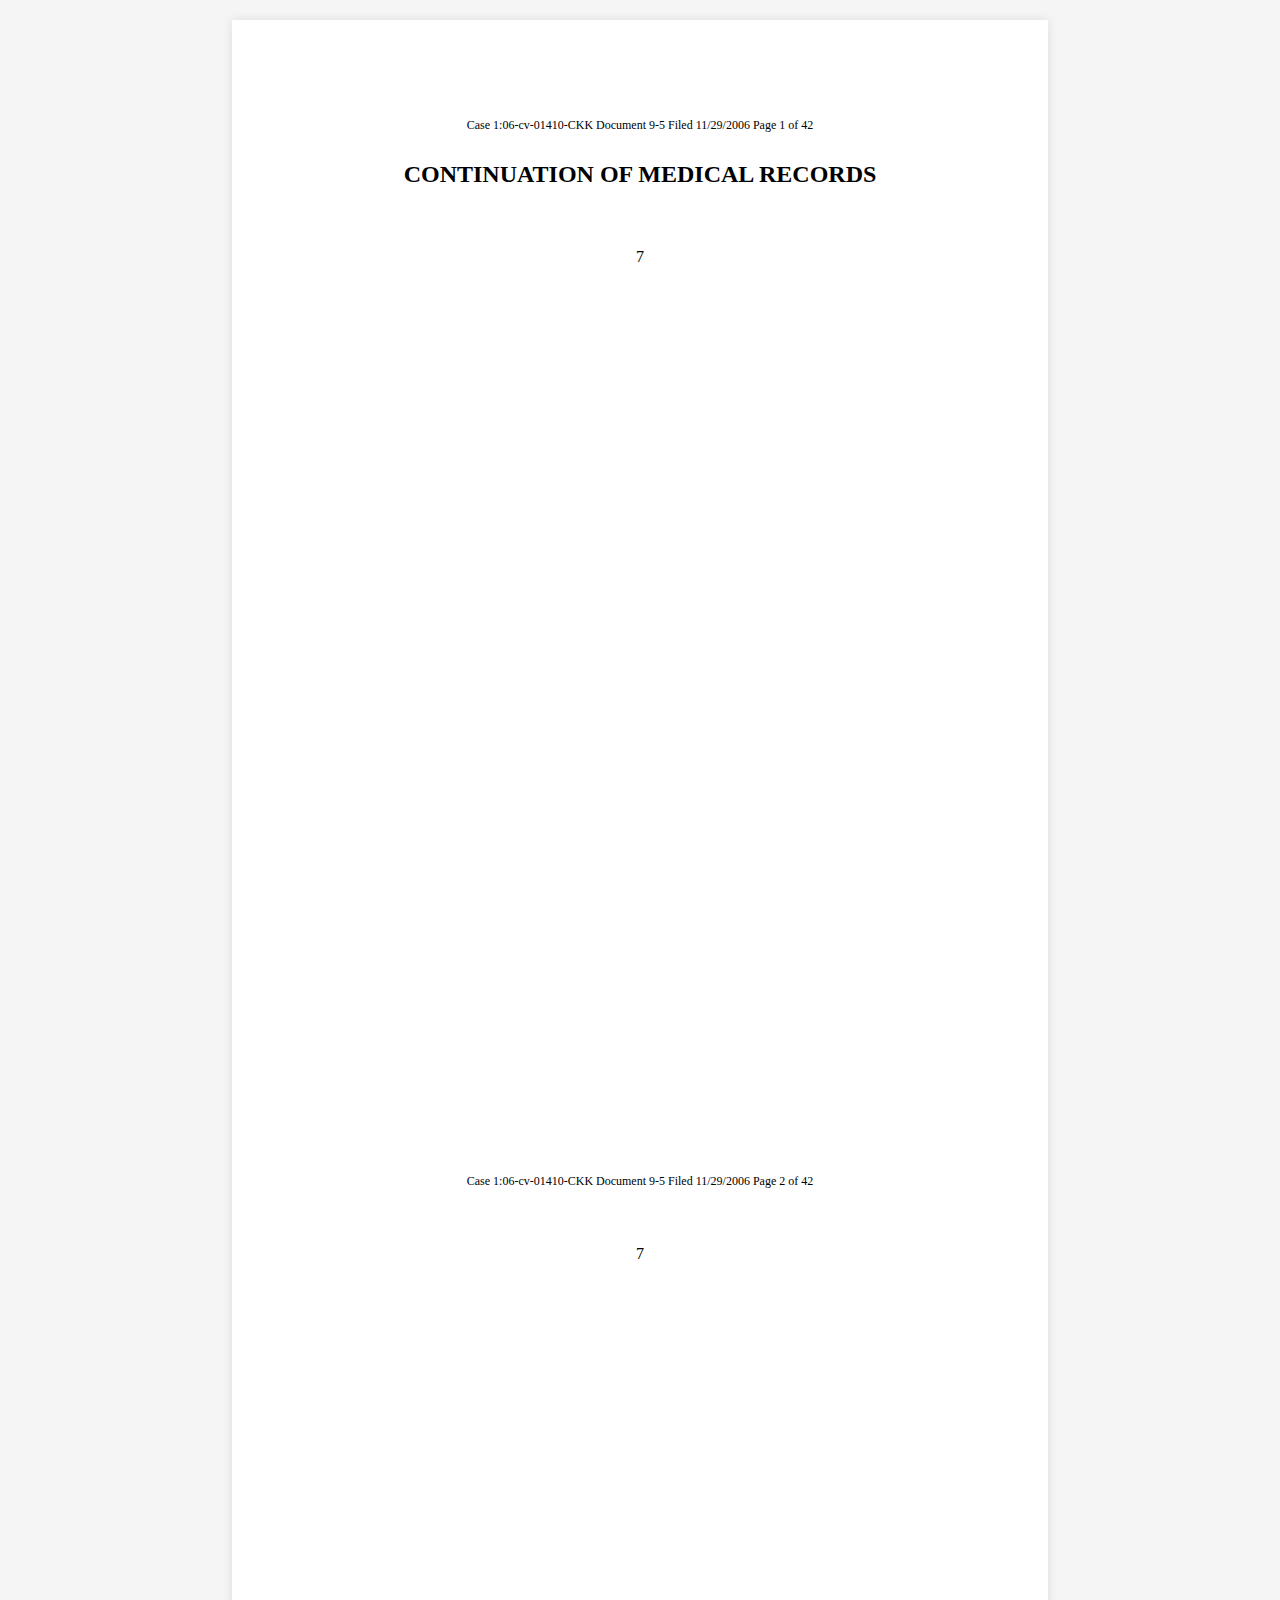
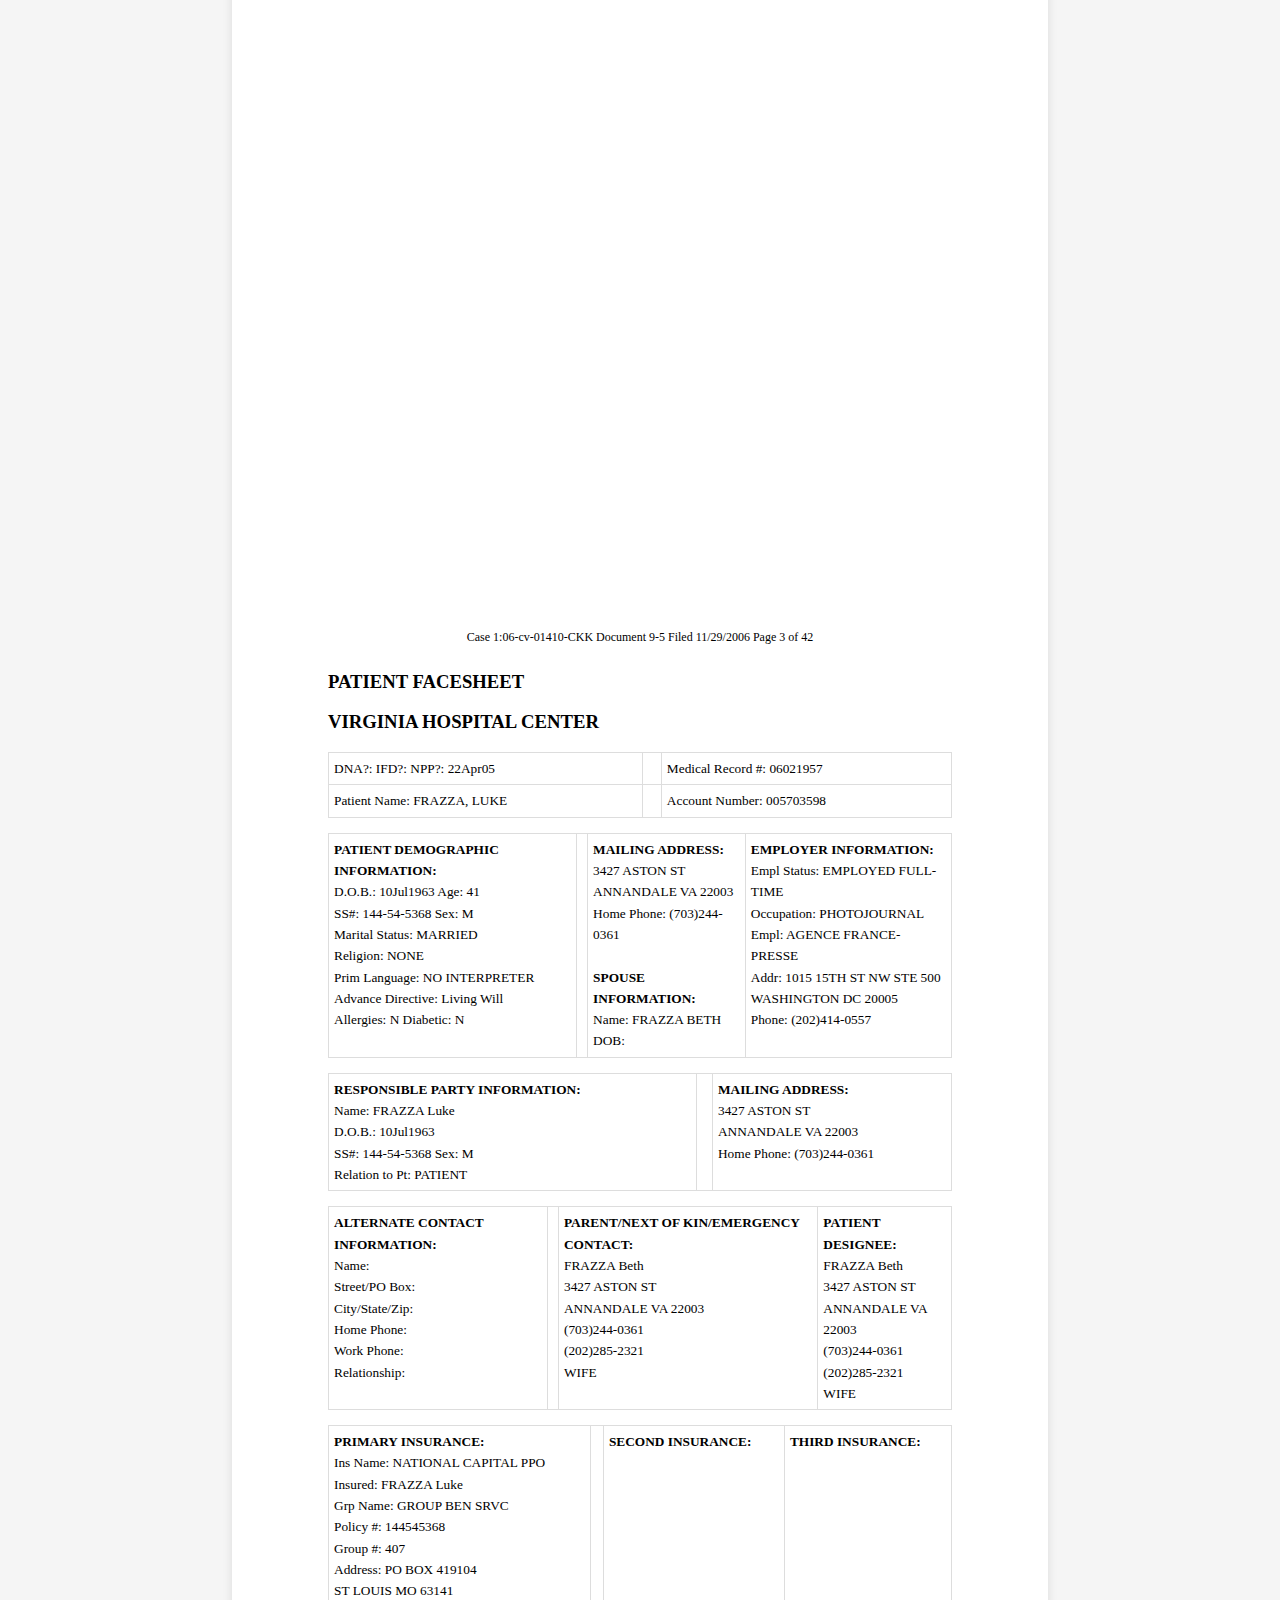
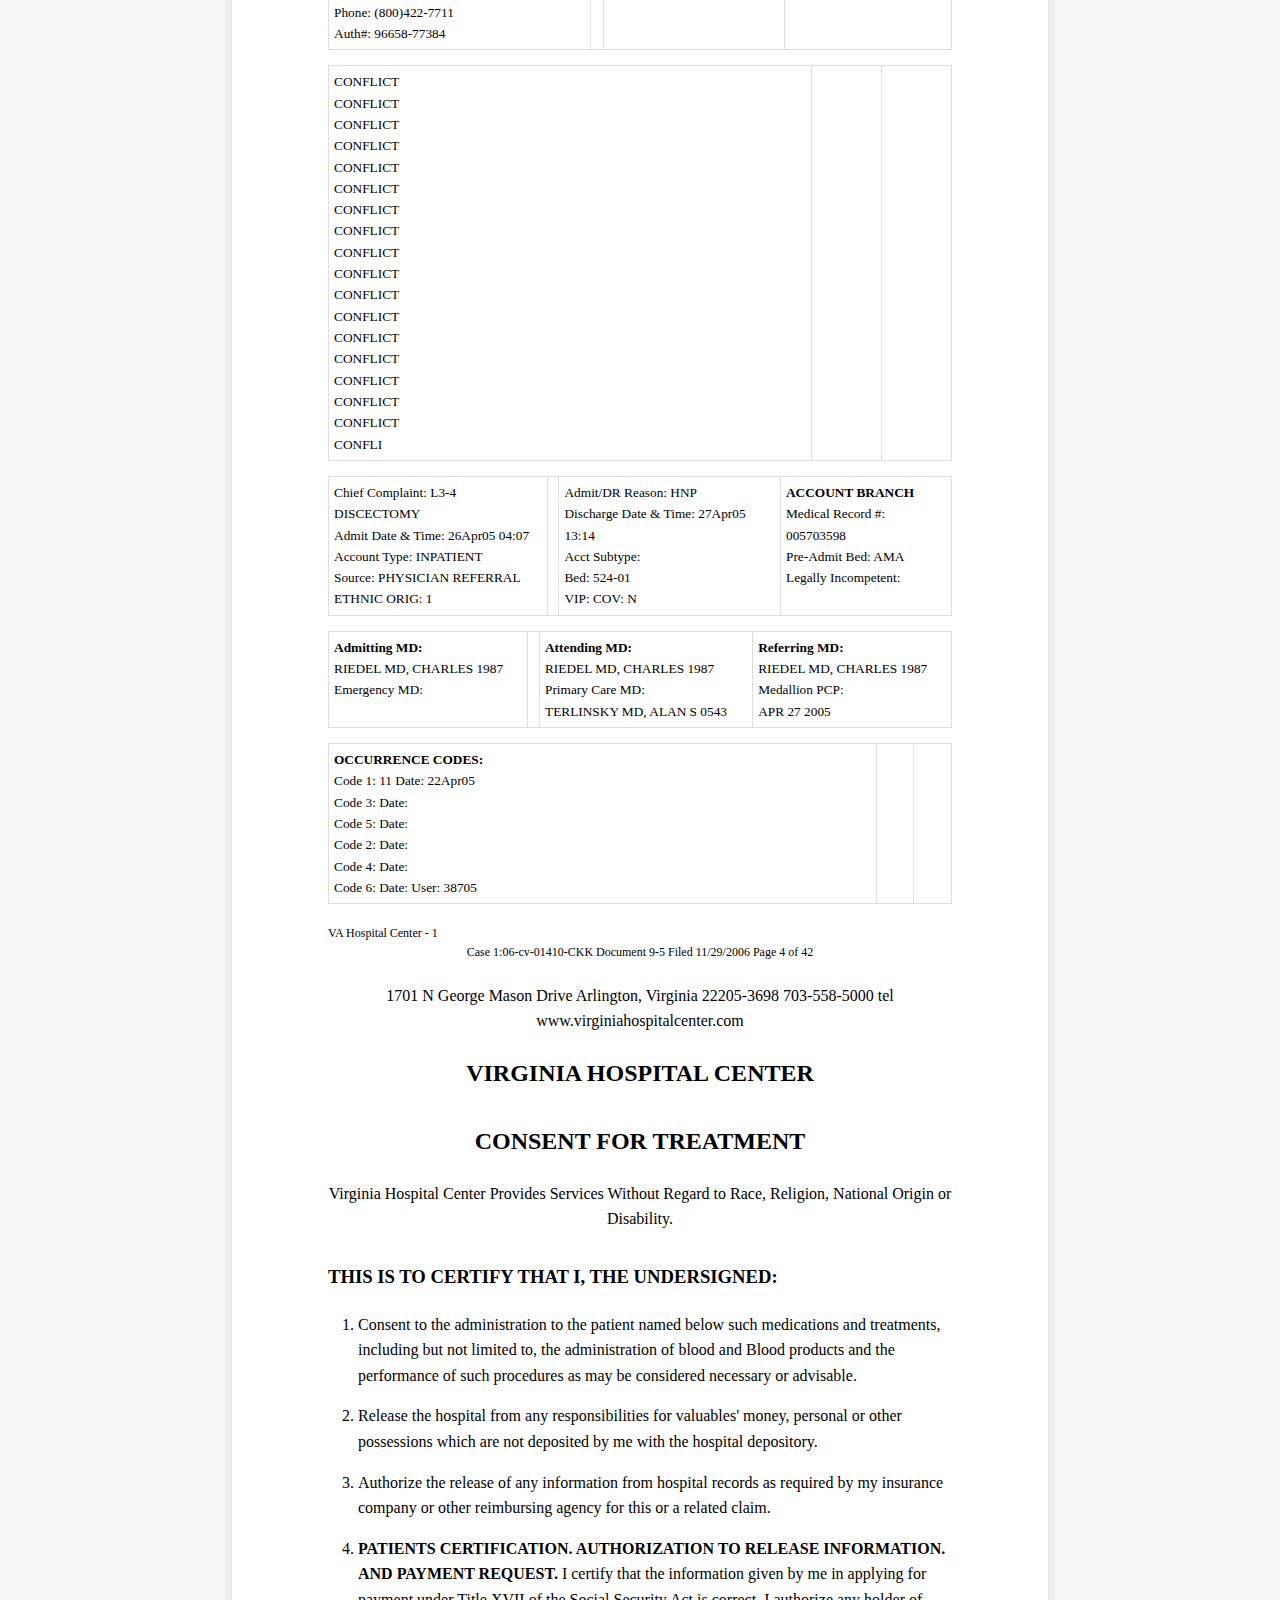
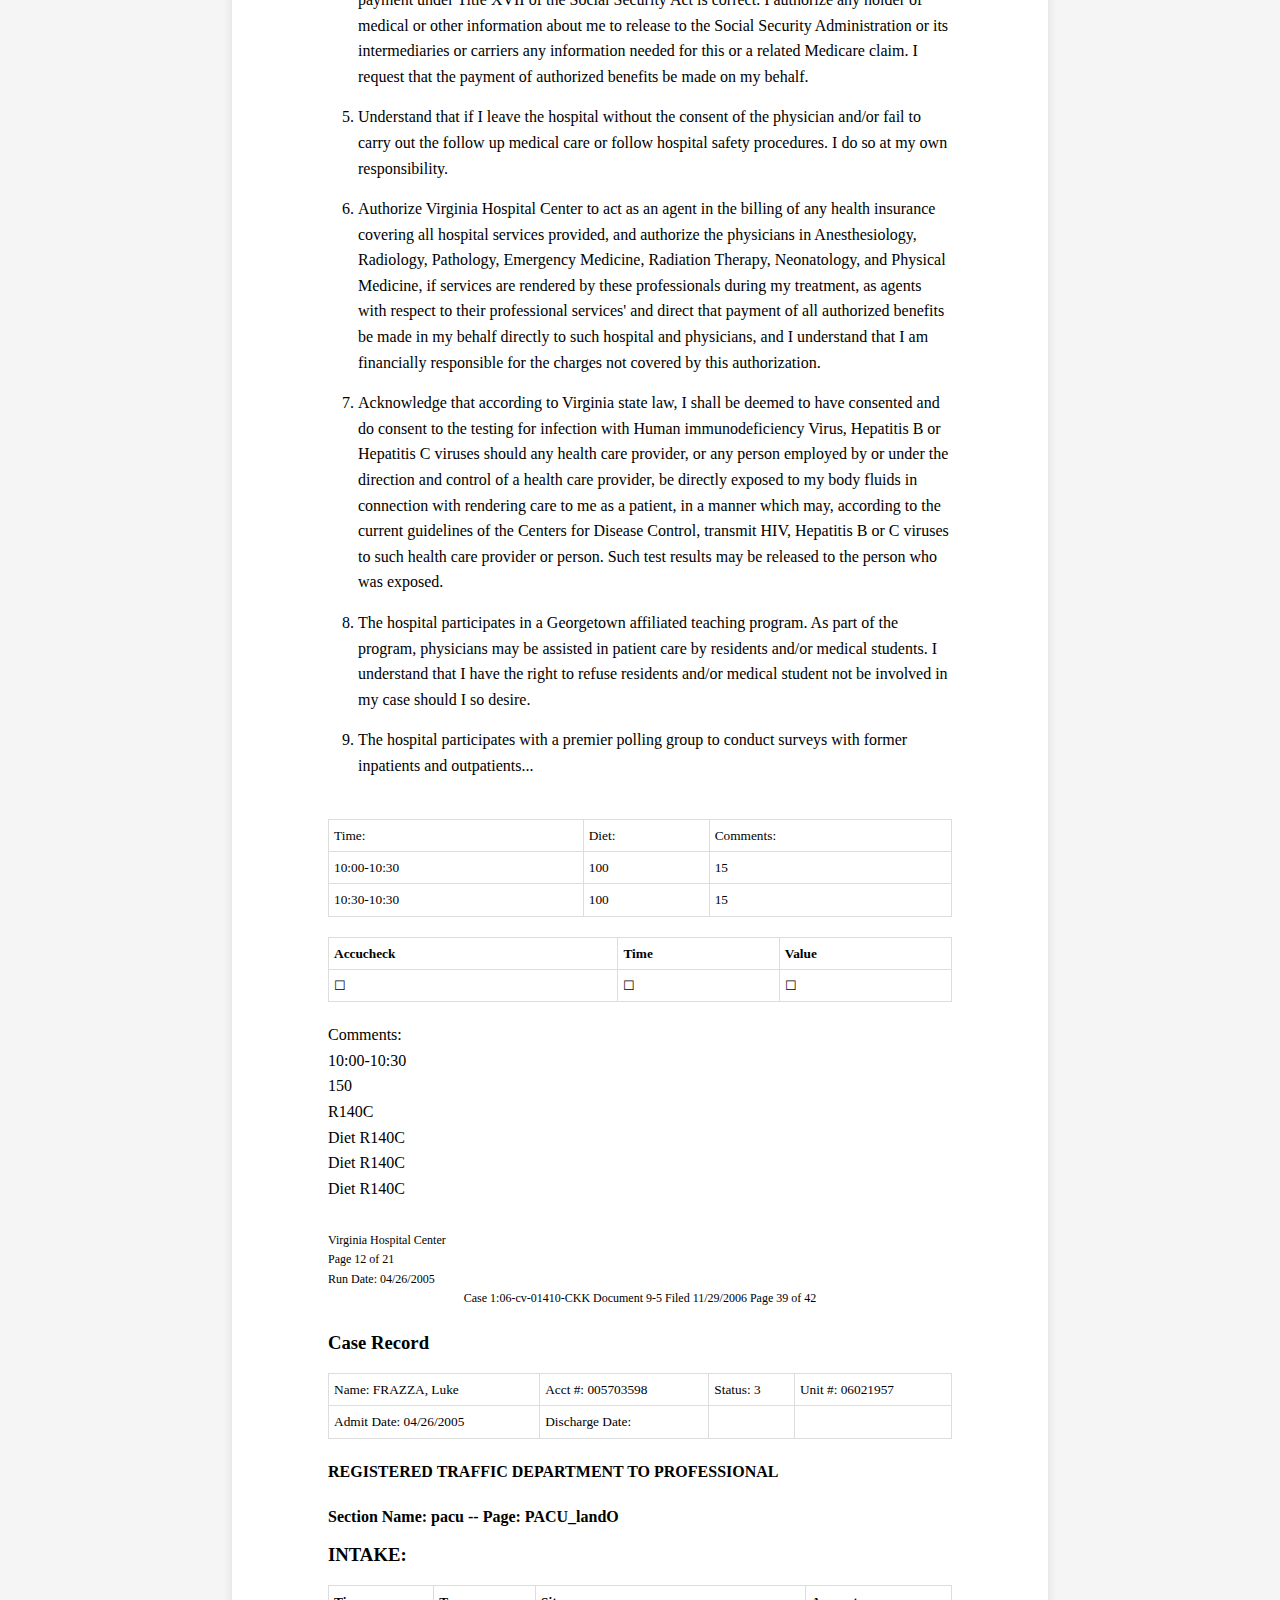
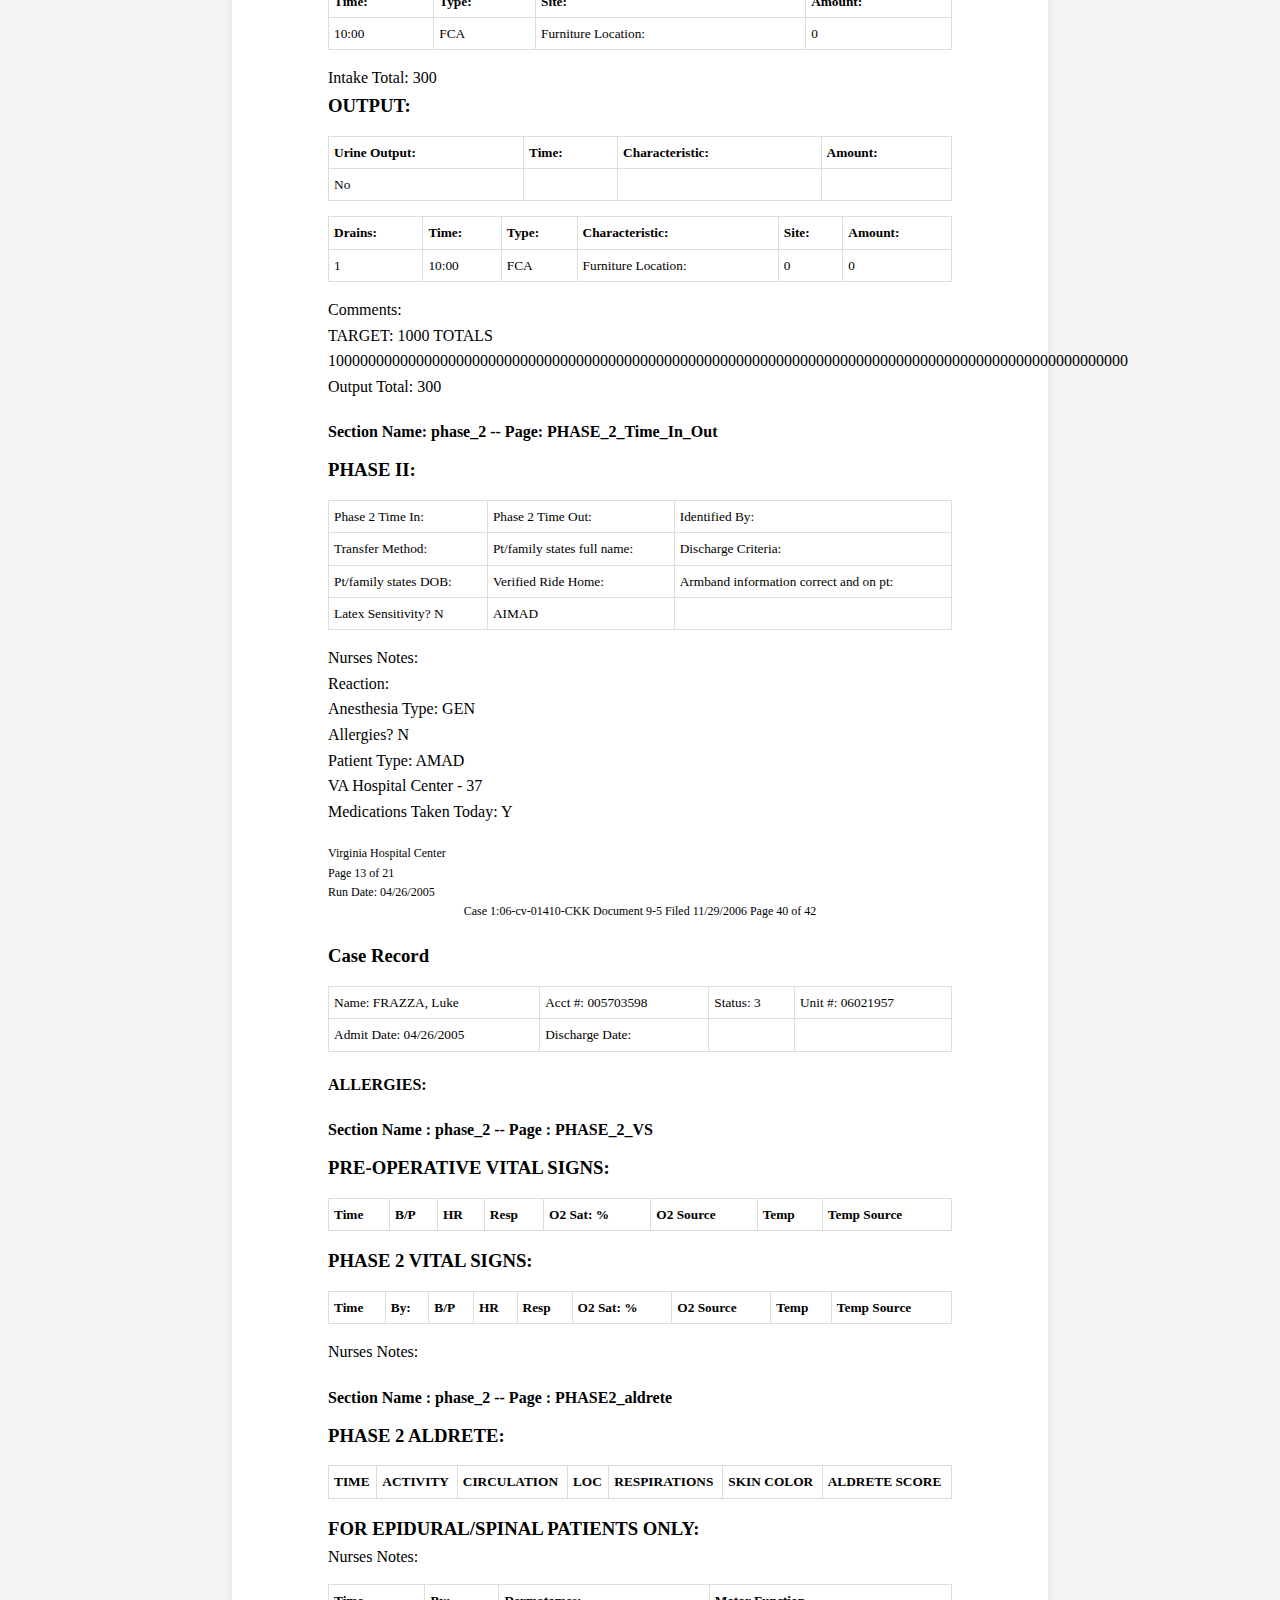
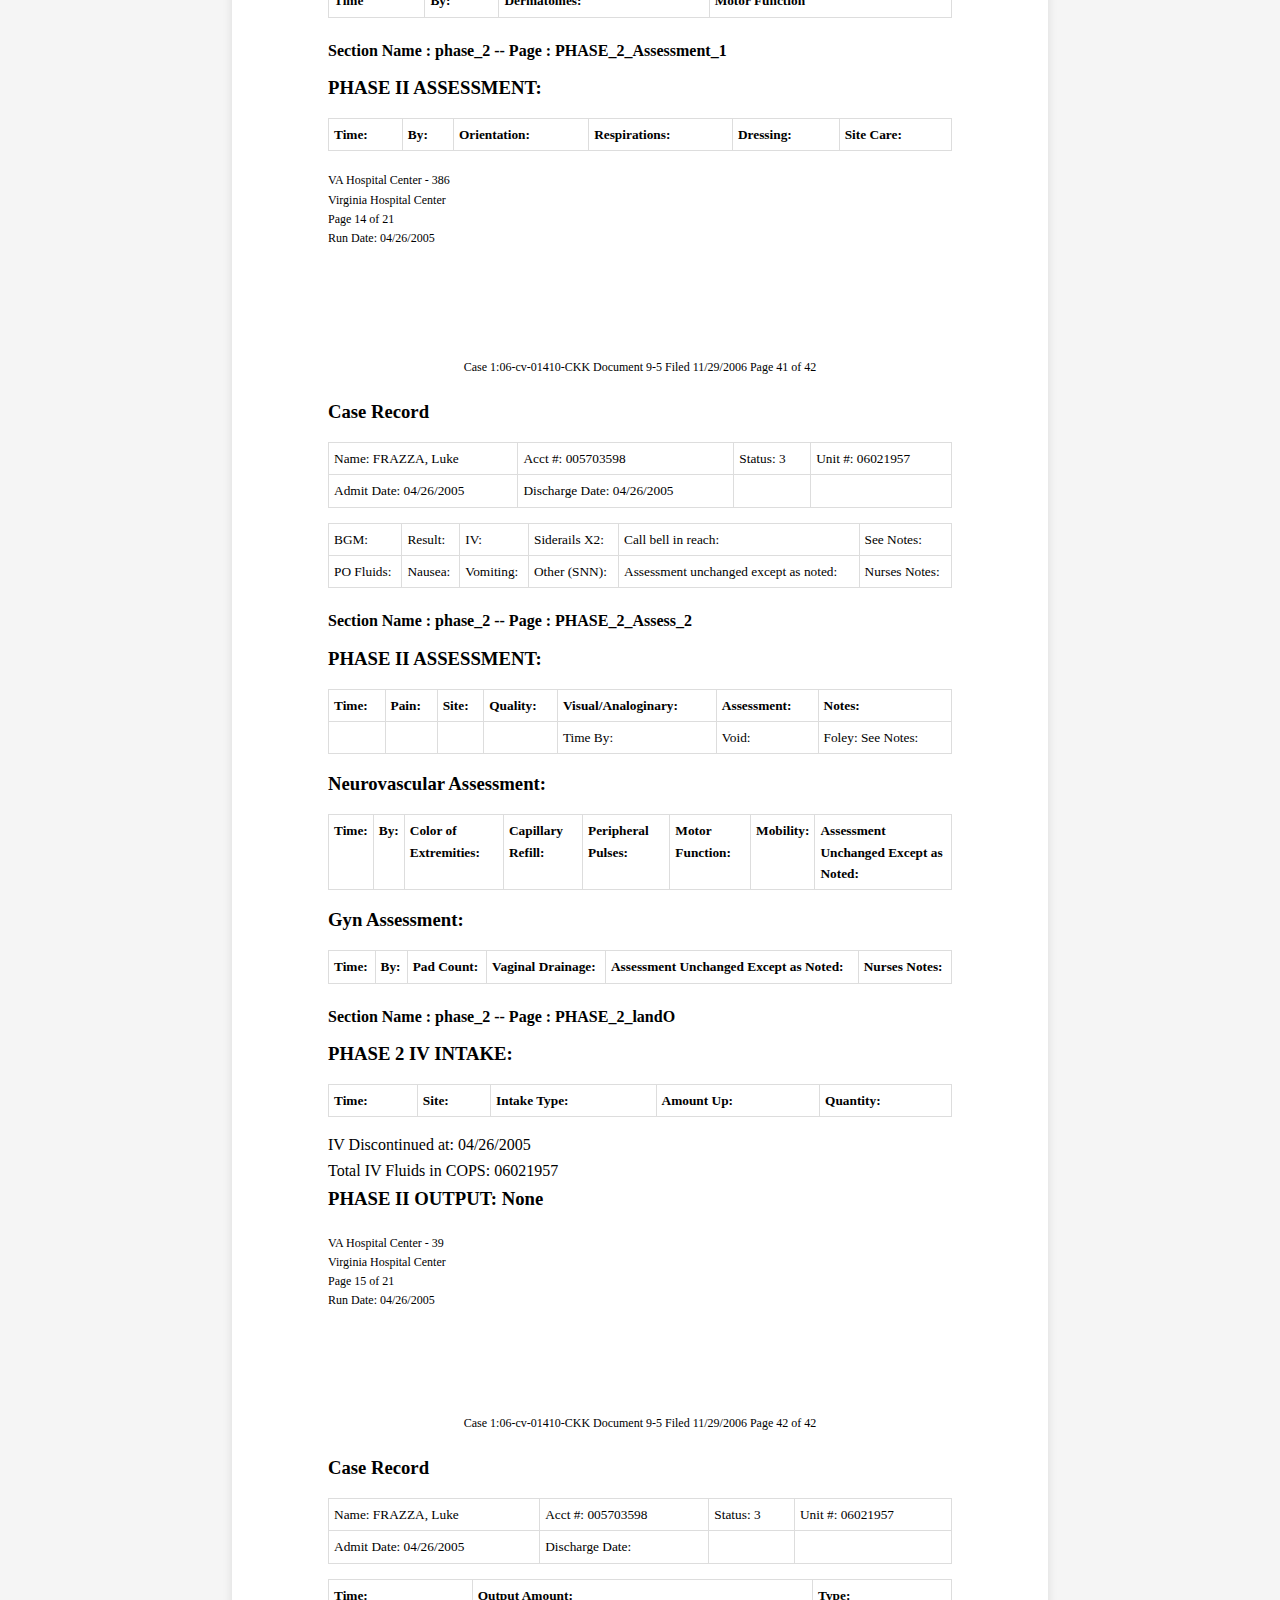
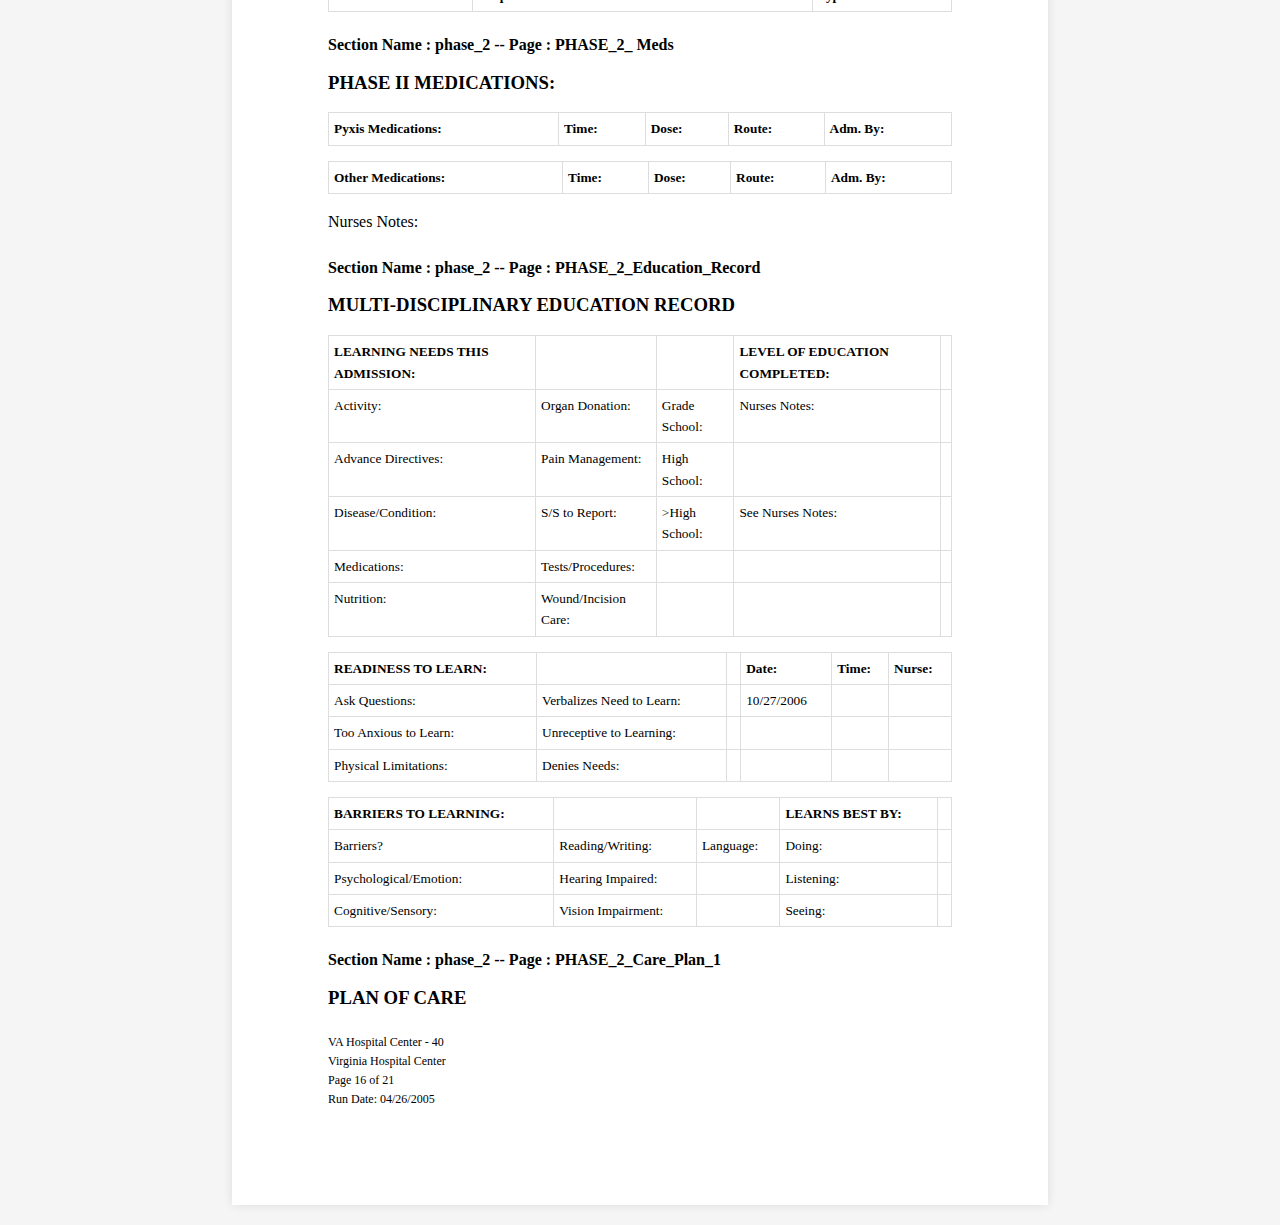
<file: public/Attachment 4.html>
<!DOCTYPE html>
<html lang="en">
<head>
    <meta charset="UTF-8">
    <link rel="icon" href="data:image/svg+xml,<svg xmlns='http://www.w3.org/2000/svg' viewBox='0 0 100 100'><rect width='100' height='100' fill='%23808080'/></svg>" />
    <link rel="icon" type="image/svg+xml" href="/favicon.svg" />
    <link rel="icon" type="image/x-icon" href="/favicon.ico" />
    <meta name="viewport" content="width=device-width, initial-scale=1.0">
    <title>Elyon</title>
    <style>
        * {
            margin: 0;
            padding: 0;
            box-sizing: border-box;
        }
        body {
            font-family: 'Times New Roman', serif;
            line-height: 1.6;
            color: #000;
            background: #f5f5f5;
            padding: 20px;
        }
        .pdf-container {
            max-width: 8.5in;
            margin: 0 auto;
            background: white;
            box-shadow: 0 0 10px rgba(0,0,0,0.1);
            padding: 1in;
        }
        .page {
            min-height: 11in;
            page-break-after: always;
            scroll-margin-top: 20px;
        }
        .page:last-child {
            page-break-after: auto;
        }
        h1 {
            font-size: 18pt;
            font-weight: bold;
            text-align: center;
            margin-bottom: 20px;
            text-transform: uppercase;
        }
        h2 {
            font-size: 14pt;
            font-weight: bold;
            margin-top: 20px;
            margin-bottom: 10px;
        }
        table {
            width: 100%;
            border-collapse: collapse;
            margin: 15px 0;
            font-size: 10pt;
        }
        td {
            padding: 5px;
            border: 1px solid #ddd;
            vertical-align: top;
        }
        .header-info {
            text-align: center;
            margin-bottom: 20px;
            font-size: 9pt;
        }
        .section-title {
            font-weight: bold;
            font-size: 12pt;
            margin-top: 20px;
            margin-bottom: 10px;
        }
        @media print {
            body {
                background: white;
                padding: 0;
            }
            .pdf-container {
                box-shadow: none;
                padding: 0;
            }
        }
        /* Scroll to page 4 on load if hash is present */
        html:has(#page4) {
            scroll-behavior: smooth;
        }
    </style>
    <script>
        // Scroll to page 4 when page loads with hash
        window.addEventListener('DOMContentLoaded', function() {
            if (window.location.hash === '#page4') {
                const page4 = document.getElementById('page4');
                if (page4) {
                    setTimeout(() => {
                        page4.scrollIntoView({ behavior: 'smooth', block: 'start' });
                    }, 100);
                }
            }
        });
    </script>
</head>
<body>
    <div class="pdf-container">
        <!-- Page 1 -->
        <div class="page" id="page1">
            <div class="header-info">
                Case 1:06-cv-01410-CKK Document 9-5 Filed 11/29/2006 Page 1 of 42
            </div>
            <h1>Continuation of Medical Records</h1>
            <div style="text-align: center; margin-top: 50px;">7</div>
        </div>

        <!-- Page 2 -->
        <div class="page" id="page2">
            <div class="header-info">
                Case 1:06-cv-01410-CKK Document 9-5 Filed 11/29/2006 Page 2 of 42
            </div>
            <div style="text-align: center; margin-top: 50px;">7</div>
        </div>

        <!-- Page 3 -->
        <div class="page" id="page3">
            <div class="header-info">
                Case 1:06-cv-01410-CKK Document 9-5 Filed 11/29/2006 Page 3 of 42
            </div>
            <h2>PATIENT FACESHEET</h2>
            <h3>VIRGINIA HOSPITAL CENTER</h3>
            <table>
                <tr>
                    <td>DNA?: IFD?: NPP?: 22Apr05</td>
                    <td></td>
                    <td>Medical Record #: 06021957</td>
                </tr>
                <tr>
                    <td>Patient Name: FRAZZA, LUKE</td>
                    <td></td>
                    <td>Account Number: 005703598</td>
                </tr>
            </table>
            <table>
                <tr>
                    <td><strong>PATIENT DEMOGRAPHIC INFORMATION:</strong><br>
                        D.O.B.: 10Jul1963 Age: 41<br>
                        SS#: 144-54-5368 Sex: M<br>
                        Marital Status: MARRIED<br>
                        Religion: NONE<br>
                        Prim Language: NO INTERPRETER<br>
                        Advance Directive: Living Will<br>
                        Allergies: N Diabetic: N
                    </td>
                    <td></td>
                    <td><strong>MAILING ADDRESS:</strong><br>
                        3427 ASTON ST<br>
                        ANNANDALE VA 22003<br>
                        Home Phone: (703)244-0361<br><br>
                        <strong>SPOUSE INFORMATION:</strong><br>
                        Name: FRAZZA BETH<br>
                        DOB:
                    </td>
                    <td><strong>EMPLOYER INFORMATION:</strong><br>
                        Empl Status: EMPLOYED FULL-TIME<br>
                        Occupation: PHOTOJOURNAL<br>
                        Empl: AGENCE FRANCE-PRESSE<br>
                        Addr: 1015 15TH ST NW STE 500<br>
                        WASHINGTON DC 20005<br>
                        Phone: (202)414-0557
                    </td>
                </tr>
            </table>
            <table>
                <tr>
                    <td><strong>RESPONSIBLE PARTY INFORMATION:</strong><br>
                        Name: FRAZZA Luke<br>
                        D.O.B.: 10Jul1963<br>
                        SS#: 144-54-5368 Sex: M<br>
                        Relation to Pt: PATIENT
                    </td>
                    <td></td>
                    <td><strong>MAILING ADDRESS:</strong><br>
                        3427 ASTON ST<br>
                        ANNANDALE VA 22003<br>
                        Home Phone: (703)244-0361
                    </td>
                </tr>
            </table>
            <table>
                <tr>
                    <td><strong>ALTERNATE CONTACT INFORMATION:</strong><br>
                        Name:<br>
                        Street/PO Box:<br>
                        City/State/Zip:<br>
                        Home Phone:<br>
                        Work Phone:<br>
                        Relationship:
                    </td>
                    <td></td>
                    <td><strong>PARENT/NEXT OF KIN/EMERGENCY CONTACT:</strong><br>
                        FRAZZA Beth<br>
                        3427 ASTON ST<br>
                        ANNANDALE VA 22003<br>
                        (703)244-0361<br>
                        (202)285-2321<br>
                        WIFE
                    </td>
                    <td><strong>PATIENT DESIGNEE:</strong><br>
                        FRAZZA Beth<br>
                        3427 ASTON ST<br>
                        ANNANDALE VA 22003<br>
                        (703)244-0361<br>
                        (202)285-2321<br>
                        WIFE
                    </td>
                </tr>
            </table>
            <table>
                <tr>
                    <td><strong>PRIMARY INSURANCE:</strong><br>
                        Ins Name: NATIONAL CAPITAL PPO<br>
                        Insured: FRAZZA Luke<br>
                        Grp Name: GROUP BEN SRVC<br>
                        Policy #: 144545368<br>
                        Group #: 407<br>
                        Address: PO BOX 419104<br>
                        ST LOUIS MO 63141<br>
                        Phone: (800)422-7711<br>
                        Auth#: 96658-77384
                    </td>
                    <td></td>
                    <td><strong>SECOND INSURANCE:</strong></td>
                    <td><strong>THIRD INSURANCE:</strong></td>
                </tr>
            </table>
            <table>
                <tr>
                    <td>CONFLICT<br>CONFLICT<br>CONFLICT<br>CONFLICT<br>CONFLICT<br>CONFLICT<br>CONFLICT<br>CONFLICT<br>CONFLICT<br>CONFLICT<br>CONFLICT<br>CONFLICT<br>CONFLICT<br>CONFLICT<br>CONFLICT<br>CONFLICT<br>CONFLICT<br>CONFLI</td>
                    <td></td>
                    <td></td>
                </tr>
            </table>
            <table>
                <tr>
                    <td>Chief Complaint: L3-4 DISCECTOMY<br>
                        Admit Date & Time: 26Apr05 04:07<br>
                        Account Type: INPATIENT<br>
                        Source: PHYSICIAN REFERRAL<br>
                        ETHNIC ORIG: 1
                    </td>
                    <td></td>
                    <td>Admit/DR Reason: HNP<br>
                        Discharge Date & Time: 27Apr05 13:14<br>
                        Acct Subtype:<br>
                        Bed: 524-01<br>
                        VIP: COV: N
                    </td>
                    <td><strong>ACCOUNT BRANCH</strong><br>
                        Medical Record #: 005703598<br>
                        Pre-Admit Bed: AMA<br>
                        Legally Incompetent:
                    </td>
                </tr>
            </table>
            <table>
                <tr>
                    <td><strong>Admitting MD:</strong><br>
                        RIEDEL MD, CHARLES 1987<br>
                        Emergency MD:
                    </td>
                    <td></td>
                    <td><strong>Attending MD:</strong><br>
                        RIEDEL MD, CHARLES 1987<br>
                        Primary Care MD:<br>
                        TERLINSKY MD, ALAN S 0543
                    </td>
                    <td><strong>Referring MD:</strong><br>
                        RIEDEL MD, CHARLES 1987<br>
                        Medallion PCP:<br>
                        APR 27 2005
                    </td>
                </tr>
            </table>
            <table>
                <tr>
                    <td><strong>OCCURRENCE CODES:</strong><br>
                        Code 1: 11 Date: 22Apr05<br>
                        Code 3: Date:<br>
                        Code 5: Date:<br>
                        Code 2: Date:<br>
                        Code 4: Date:<br>
                        Code 6: Date: User: 38705
                    </td>
                    <td></td>
                    <td></td>
                </tr>
            </table>
            <div style="margin-top: 20px; font-size: 9pt;">VA Hospital Center - 1</div>
        </div>

        <!-- Page 4 - This is the target page -->
        <div class="page" id="page4">
            <div class="header-info">
                Case 1:06-cv-01410-CKK Document 9-5 Filed 11/29/2006 Page 4 of 42
            </div>
            <div style="text-align: center; margin-bottom: 30px;">
                <div>1701 N George Mason Drive Arlington, Virginia 22205-3698 703-558-5000 tel www.virginiahospitalcenter.com</div>
                <h1 style="margin-top: 20px;">VIRGINIA HOSPITAL CENTER</h1>
            </div>

            <h1>CONSENT FOR TREATMENT</h1>

            <p style="text-align: center; margin-bottom: 30px;">
                Virginia Hospital Center Provides Services Without Regard to Race, Religion, National Origin or Disability.
            </p>

            <h2>THIS IS TO CERTIFY THAT I, THE UNDERSIGNED:</h2>

            <ol style="margin-left: 30px; margin-top: 20px;">
                <li style="margin-bottom: 15px;">
                    Consent to the administration to the patient named below such medications and treatments, including but not limited to, the administration of blood and Blood products and the performance of such procedures as may be considered necessary or advisable.
                </li>
                <li style="margin-bottom: 15px;">
                    Release the hospital from any responsibilities for valuables' money, personal or other possessions which are not deposited by me with the hospital depository.
                </li>
                <li style="margin-bottom: 15px;">
                    Authorize the release of any information from hospital records as required by my insurance company or other reimbursing agency for this or a related claim.
                </li>
                <li style="margin-bottom: 15px;">
                    <strong>PATIENTS CERTIFICATION. AUTHORIZATION TO RELEASE INFORMATION. AND PAYMENT REQUEST.</strong> I certify that the information given by me in applying for payment under Title XVII of the Social Security Act is correct. I authorize any holder of medical or other information about me to release to the Social Security Administration or its intermediaries or carriers any information needed for this or a related Medicare claim. I request that the payment of authorized benefits be made on my behalf.
                </li>
                <li style="margin-bottom: 15px;">
                    Understand that if I leave the hospital without the consent of the physician and/or fail to carry out the follow up medical care or follow hospital safety procedures. I do so at my own responsibility.
                </li>
                <li style="margin-bottom: 15px;">
                    Authorize Virginia Hospital Center to act as an agent in the billing of any health insurance covering all hospital services provided, and authorize the physicians in Anesthesiology, Radiology, Pathology, Emergency Medicine, Radiation Therapy, Neonatology, and Physical Medicine, if services are rendered by these professionals during my treatment, as agents with respect to their professional services' and direct that payment of all authorized benefits be made in my behalf directly to such hospital and physicians, and I understand that I am financially responsible for the charges not covered by this authorization.
                </li>
                <li style="margin-bottom: 15px;">
                    Acknowledge that according to Virginia state law, I shall be deemed to have consented and do consent to the testing for infection with Human immunodeficiency Virus, Hepatitis B or Hepatitis C viruses should any health care provider, or any person employed by or under the direction and control of a health care provider, be directly exposed to my body fluids in connection with rendering care to me as a patient, in a manner which may, according to the current guidelines of the Centers for Disease Control, transmit HIV, Hepatitis B or C viruses to such health care provider or person. Such test results may be released to the person who was exposed.
                </li>
                <li style="margin-bottom: 15px;">
                    The hospital participates in a Georgetown affiliated teaching program. As part of the program, physicians may be assisted in patient care by residents and/or medical students. I understand that I have the right to refuse residents and/or medical student not be involved in my case should I so desire.
                </li>
                <li style="margin-bottom: 15px;">
                    The hospital participates with a premier polling group to conduct surveys with former inpatients and outpatients...
                </li>
            </ol>

            <div style="margin-top: 40px;">
                <table>
                    <tr>
                        <td>Time:</td>
                        <td>Diet:</td>
                        <td>Comments:</td>
                    </tr>
                    <tr>
                        <td>10:00-10:30</td>
                        <td>100</td>
                        <td>15</td>
                    </tr>
                    <tr>
                        <td>10:30-10:30</td>
                        <td>100</td>
                        <td>15</td>
                    </tr>
                </table>
            </div>

            <div style="margin-top: 20px;">
                <table>
                    <tr>
                        <td><strong>Accucheck</strong></td>
                        <td><strong>Time</strong></td>
                        <td><strong>Value</strong></td>
                    </tr>
                    <tr>
                        <td>☐</td>
                        <td>☐</td>
                        <td>☐</td>
                    </tr>
                </table>
            </div>

            <div style="margin-top: 20px;">
                Comments:<br>
                10:00-10:30<br>
                150<br>
                R140C<br>
                Diet R140C<br>
                Diet R140C<br>
                Diet R140C
            </div>

            <div style="margin-top: 30px; font-size: 9pt;">
                Virginia Hospital Center<br>
                Page 12 of 21<br>
                Run Date: 04/26/2005
            </div>
        </div>

        <!-- Page 5 and beyond - Additional pages with medical records -->
        <div class="page" id="page5">
            <div class="header-info">
                Case 1:06-cv-01410-CKK Document 9-5 Filed 11/29/2006 Page 39 of 42
            </div>
            <h2>Case Record</h2>
            <table>
                <tr>
                    <td>Name: FRAZZA, Luke</td>
                    <td>Acct #: 005703598</td>
                    <td>Status: 3</td>
                    <td>Unit #: 06021957</td>
                </tr>
                <tr>
                    <td>Admit Date: 04/26/2005</td>
                    <td>Discharge Date:</td>
                    <td></td>
                    <td></td>
                </tr>
            </table>

            <div class="section-title">REGISTERED TRAFFIC DEPARTMENT TO PROFESSIONAL</div>

            <div class="section-title">Section Name: pacu -- Page: PACU_landO</div>

            <h3>INTAKE:</h3>
            <table>
                <tr>
                    <td><strong>Time:</strong></td>
                    <td><strong>Type:</strong></td>
                    <td><strong>Site:</strong></td>
                    <td><strong>Amount:</strong></td>
                </tr>
                <tr>
                    <td>10:00</td>
                    <td>FCA</td>
                    <td>Furniture Location:</td>
                    <td>0</td>
                </tr>
            </table>
            <div>Intake Total: 300</div>

            <h3>OUTPUT:</h3>
            <table>
                <tr>
                    <td><strong>Urine Output:</strong></td>
                    <td><strong>Time:</strong></td>
                    <td><strong>Characteristic:</strong></td>
                    <td><strong>Amount:</strong></td>
                </tr>
                <tr>
                    <td>No</td>
                    <td></td>
                    <td></td>
                    <td></td>
                </tr>
            </table>

            <table>
                <tr>
                    <td><strong>Drains:</strong></td>
                    <td><strong>Time:</strong></td>
                    <td><strong>Type:</strong></td>
                    <td><strong>Characteristic:</strong></td>
                    <td><strong>Site:</strong></td>
                    <td><strong>Amount:</strong></td>
                </tr>
                <tr>
                    <td>1</td>
                    <td>10:00</td>
                    <td>FCA</td>
                    <td>Furniture Location:</td>
                    <td>0</td>
                    <td>0</td>
                </tr>
            </table>

            <div>Comments:<br>
            TARGET: 1000 TOTALS 1000000000000000000000000000000000000000000000000000000000000000000000000000000000000000000000000000</div>

            <div>Output Total: 300</div>

            <div class="section-title">Section Name: phase_2 -- Page: PHASE_2_Time_In_Out</div>

            <h3>PHASE II:</h3>
            <table>
                <tr>
                    <td>Phase 2 Time In:</td>
                    <td>Phase 2 Time Out:</td>
                    <td>Identified By:</td>
                </tr>
                <tr>
                    <td>Transfer Method:</td>
                    <td>Pt/family states full name:</td>
                    <td>Discharge Criteria:</td>
                </tr>
                <tr>
                    <td>Pt/family states DOB:</td>
                    <td>Verified Ride Home:</td>
                    <td>Armband information correct and on pt:</td>
                </tr>
                <tr>
                    <td>Latex Sensitivity? N</td>
                    <td>AIMAD</td>
                    <td></td>
                </tr>
            </table>

            <div>Nurses Notes:<br>
            Reaction:<br>
            Anesthesia Type: GEN<br>
            Allergies? N<br>
            Patient Type: AMAD<br>
            VA Hospital Center - 37<br>
            Medications Taken Today: Y</div>

            <div style="margin-top: 20px; font-size: 9pt;">
                Virginia Hospital Center<br>
                Page 13 of 21<br>
                Run Date: 04/26/2005
            </div>
        </div>

        <!-- Page 6 -->
        <div class="page" id="page6">
            <div class="header-info">
                Case 1:06-cv-01410-CKK Document 9-5 Filed 11/29/2006 Page 40 of 42
            </div>
            <h2>Case Record</h2>
            <table>
                <tr>
                    <td>Name: FRAZZA, Luke</td>
                    <td>Acct #: 005703598</td>
                    <td>Status: 3</td>
                    <td>Unit #: 06021957</td>
                </tr>
                <tr>
                    <td>Admit Date: 04/26/2005</td>
                    <td>Discharge Date:</td>
                    <td></td>
                    <td></td>
                </tr>
            </table>

            <div class="section-title">ALLERGIES:</div>

            <div class="section-title">Section Name : phase_2 -- Page : PHASE_2_VS</div>

            <h3>PRE-OPERATIVE VITAL SIGNS:</h3>
            <table>
                <tr>
                    <td><strong>Time</strong></td>
                    <td><strong>B/P</strong></td>
                    <td><strong>HR</strong></td>
                    <td><strong>Resp</strong></td>
                    <td><strong>O2 Sat: %</strong></td>
                    <td><strong>O2 Source</strong></td>
                    <td><strong>Temp</strong></td>
                    <td><strong>Temp Source</strong></td>
                </tr>
            </table>

            <h3>PHASE 2 VITAL SIGNS:</h3>
            <table>
                <tr>
                    <td><strong>Time</strong></td>
                    <td><strong>By:</strong></td>
                    <td><strong>B/P</strong></td>
                    <td><strong>HR</strong></td>
                    <td><strong>Resp</strong></td>
                    <td><strong>O2 Sat: %</strong></td>
                    <td><strong>O2 Source</strong></td>
                    <td><strong>Temp</strong></td>
                    <td><strong>Temp Source</strong></td>
                </tr>
            </table>

            <div>Nurses Notes:</div>

            <div class="section-title">Section Name : phase_2 -- Page : PHASE2_aldrete</div>

            <h3>PHASE 2 ALDRETE:</h3>
            <table>
                <tr>
                    <td><strong>TIME</strong></td>
                    <td><strong>ACTIVITY</strong></td>
                    <td><strong>CIRCULATION</strong></td>
                    <td><strong>LOC</strong></td>
                    <td><strong>RESPIRATIONS</strong></td>
                    <td><strong>SKIN COLOR</strong></td>
                    <td><strong>ALDRETE SCORE</strong></td>
                </tr>
            </table>

            <h3>FOR EPIDURAL/SPINAL PATIENTS ONLY:</h3>
            <div>Nurses Notes:</div>
            <table>
                <tr>
                    <td><strong>Time</strong></td>
                    <td><strong>By:</strong></td>
                    <td><strong>Dermatomes:</strong></td>
                    <td><strong>Motor Function</strong></td>
                </tr>
            </table>

            <div class="section-title">Section Name : phase_2 -- Page : PHASE_2_Assessment_1</div>

            <h3>PHASE II ASSESSMENT:</h3>
            <table>
                <tr>
                    <td><strong>Time:</strong></td>
                    <td><strong>By:</strong></td>
                    <td><strong>Orientation:</strong></td>
                    <td><strong>Respirations:</strong></td>
                    <td><strong>Dressing:</strong></td>
                    <td><strong>Site Care:</strong></td>
                </tr>
            </table>

            <div style="margin-top: 20px; font-size: 9pt;">
                VA Hospital Center - 386<br>
                Virginia Hospital Center<br>
                Page 14 of 21<br>
                Run Date: 04/26/2005
            </div>
        </div>

        <!-- Page 7 -->
        <div class="page" id="page7">
            <div class="header-info">
                Case 1:06-cv-01410-CKK Document 9-5 Filed 11/29/2006 Page 41 of 42
            </div>
            <h2>Case Record</h2>
            <table>
                <tr>
                    <td>Name: FRAZZA, Luke</td>
                    <td>Acct #: 005703598</td>
                    <td>Status: 3</td>
                    <td>Unit #: 06021957</td>
                </tr>
                <tr>
                    <td>Admit Date: 04/26/2005</td>
                    <td>Discharge Date: 04/26/2005</td>
                    <td></td>
                    <td></td>
                </tr>
            </table>

            <table>
                <tr>
                    <td>BGM:</td>
                    <td>Result:</td>
                    <td>IV:</td>
                    <td>Siderails X2:</td>
                    <td>Call bell in reach:</td>
                    <td>See Notes:</td>
                </tr>
                <tr>
                    <td>PO Fluids:</td>
                    <td>Nausea:</td>
                    <td>Vomiting:</td>
                    <td>Other (SNN):</td>
                    <td>Assessment unchanged except as noted:</td>
                    <td>Nurses Notes:</td>
                </tr>
            </table>

            <div class="section-title">Section Name : phase_2 -- Page : PHASE_2_Assess_2</div>

            <h3>PHASE II ASSESSMENT:</h3>
            <table>
                <tr>
                    <td><strong>Time:</strong></td>
                    <td><strong>Pain:</strong></td>
                    <td><strong>Site:</strong></td>
                    <td><strong>Quality:</strong></td>
                    <td><strong>Visual/Analoginary:</strong></td>
                    <td><strong>Assessment:</strong></td>
                    <td><strong>Notes:</strong></td>
                </tr>
                <tr>
                    <td></td>
                    <td></td>
                    <td></td>
                    <td></td>
                    <td>Time By:</td>
                    <td>Void:</td>
                    <td>Foley: See Notes:</td>
                </tr>
            </table>

            <h3>Neurovascular Assessment:</h3>
            <table>
                <tr>
                    <td><strong>Time:</strong></td>
                    <td><strong>By:</strong></td>
                    <td><strong>Color of Extremities:</strong></td>
                    <td><strong>Capillary Refill:</strong></td>
                    <td><strong>Peripheral Pulses:</strong></td>
                    <td><strong>Motor Function:</strong></td>
                    <td><strong>Mobility:</strong></td>
                    <td><strong>Assessment Unchanged Except as Noted:</strong></td>
                </tr>
            </table>

            <h3>Gyn Assessment:</h3>
            <table>
                <tr>
                    <td><strong>Time:</strong></td>
                    <td><strong>By:</strong></td>
                    <td><strong>Pad Count:</strong></td>
                    <td><strong>Vaginal Drainage:</strong></td>
                    <td><strong>Assessment Unchanged Except as Noted:</strong></td>
                    <td><strong>Nurses Notes:</strong></td>
                </tr>
            </table>

            <div class="section-title">Section Name : phase_2 -- Page : PHASE_2_landO</div>

            <h3>PHASE 2 IV INTAKE:</h3>
            <table>
                <tr>
                    <td><strong>Time:</strong></td>
                    <td><strong>Site:</strong></td>
                    <td><strong>Intake Type:</strong></td>
                    <td><strong>Amount Up:</strong></td>
                    <td><strong>Quantity:</strong></td>
                </tr>
            </table>

            <div>IV Discontinued at: 04/26/2005<br>
            Total IV Fluids in COPS: 06021957</div>

            <h3>PHASE II OUTPUT: None</h3>

            <div style="margin-top: 20px; font-size: 9pt;">
                VA Hospital Center - 39<br>
                Virginia Hospital Center<br>
                Page 15 of 21<br>
                Run Date: 04/26/2005
            </div>
        </div>

        <!-- Page 8 -->
        <div class="page" id="page8">
            <div class="header-info">
                Case 1:06-cv-01410-CKK Document 9-5 Filed 11/29/2006 Page 42 of 42
            </div>
            <h2>Case Record</h2>
            <table>
                <tr>
                    <td>Name: FRAZZA, Luke</td>
                    <td>Acct #: 005703598</td>
                    <td>Status: 3</td>
                    <td>Unit #: 06021957</td>
                </tr>
                <tr>
                    <td>Admit Date: 04/26/2005</td>
                    <td>Discharge Date:</td>
                    <td></td>
                    <td></td>
                </tr>
            </table>

            <table>
                <tr>
                    <td><strong>Time:</strong></td>
                    <td><strong>Output Amount:</strong></td>
                    <td><strong>Type:</strong></td>
                </tr>
            </table>

            <div class="section-title">Section Name : phase_2 -- Page : PHASE_2_ Meds</div>

            <h3>PHASE II MEDICATIONS:</h3>
            <table>
                <tr>
                    <td><strong>Pyxis Medications:</strong></td>
                    <td><strong>Time:</strong></td>
                    <td><strong>Dose:</strong></td>
                    <td><strong>Route:</strong></td>
                    <td><strong>Adm. By:</strong></td>
                </tr>
            </table>
            <table>
                <tr>
                    <td><strong>Other Medications:</strong></td>
                    <td><strong>Time:</strong></td>
                    <td><strong>Dose:</strong></td>
                    <td><strong>Route:</strong></td>
                    <td><strong>Adm. By:</strong></td>
                </tr>
            </table>

            <div>Nurses Notes:</div>

            <div class="section-title">Section Name : phase_2 -- Page : PHASE_2_Education_Record</div>

            <h3>MULTI-DISCIPLINARY EDUCATION RECORD</h3>
            <table>
                <tr>
                    <td><strong>LEARNING NEEDS THIS ADMISSION:</strong></td>
                    <td></td>
                    <td></td>
                    <td><strong>LEVEL OF EDUCATION COMPLETED:</strong></td>
                    <td></td>
                </tr>
                <tr>
                    <td>Activity:</td>
                    <td>Organ Donation:</td>
                    <td>Grade School:</td>
                    <td>Nurses Notes:</td>
                    <td></td>
                </tr>
                <tr>
                    <td>Advance Directives:</td>
                    <td>Pain Management:</td>
                    <td>High School:</td>
                    <td></td>
                    <td></td>
                </tr>
                <tr>
                    <td>Disease/Condition:</td>
                    <td>S/S to Report:</td>
                    <td>>High School:</td>
                    <td>See Nurses Notes:</td>
                    <td></td>
                </tr>
                <tr>
                    <td>Medications:</td>
                    <td>Tests/Procedures:</td>
                    <td></td>
                    <td></td>
                    <td></td>
                </tr>
                <tr>
                    <td>Nutrition:</td>
                    <td>Wound/Incision Care:</td>
                    <td></td>
                    <td></td>
                    <td></td>
                </tr>
            </table>

            <table>
                <tr>
                    <td><strong>READINESS TO LEARN:</strong></td>
                    <td></td>
                    <td></td>
                    <td><strong>Date:</strong></td>
                    <td><strong>Time:</strong></td>
                    <td><strong>Nurse:</strong></td>
                </tr>
                <tr>
                    <td>Ask Questions:</td>
                    <td>Verbalizes Need to Learn:</td>
                    <td></td>
                    <td>10/27/2006</td>
                    <td></td>
                    <td></td>
                </tr>
                <tr>
                    <td>Too Anxious to Learn:</td>
                    <td>Unreceptive to Learning:</td>
                    <td></td>
                    <td></td>
                    <td></td>
                    <td></td>
                </tr>
                <tr>
                    <td>Physical Limitations:</td>
                    <td>Denies Needs:</td>
                    <td></td>
                    <td></td>
                    <td></td>
                    <td></td>
                </tr>
            </table>

            <table>
                <tr>
                    <td><strong>BARRIERS TO LEARNING:</strong></td>
                    <td></td>
                    <td></td>
                    <td><strong>LEARNS BEST BY:</strong></td>
                    <td></td>
                </tr>
                <tr>
                    <td>Barriers?</td>
                    <td>Reading/Writing:</td>
                    <td>Language:</td>
                    <td>Doing:</td>
                    <td></td>
                </tr>
                <tr>
                    <td>Psychological/Emotion:</td>
                    <td>Hearing Impaired:</td>
                    <td></td>
                    <td>Listening:</td>
                    <td></td>
                </tr>
                <tr>
                    <td>Cognitive/Sensory:</td>
                    <td>Vision Impairment:</td>
                    <td></td>
                    <td>Seeing:</td>
                    <td></td>
                </tr>
            </table>

            <div class="section-title">Section Name : phase_2 -- Page : PHASE_2_Care_Plan_1</div>

            <h3>PLAN OF CARE</h3>

            <div style="margin-top: 20px; font-size: 9pt;">
                VA Hospital Center - 40<br>
                Virginia Hospital Center<br>
                Page 16 of 21<br>
                Run Date: 04/26/2005
            </div>
        </div>
    </div>
</body>
</html>
</file>
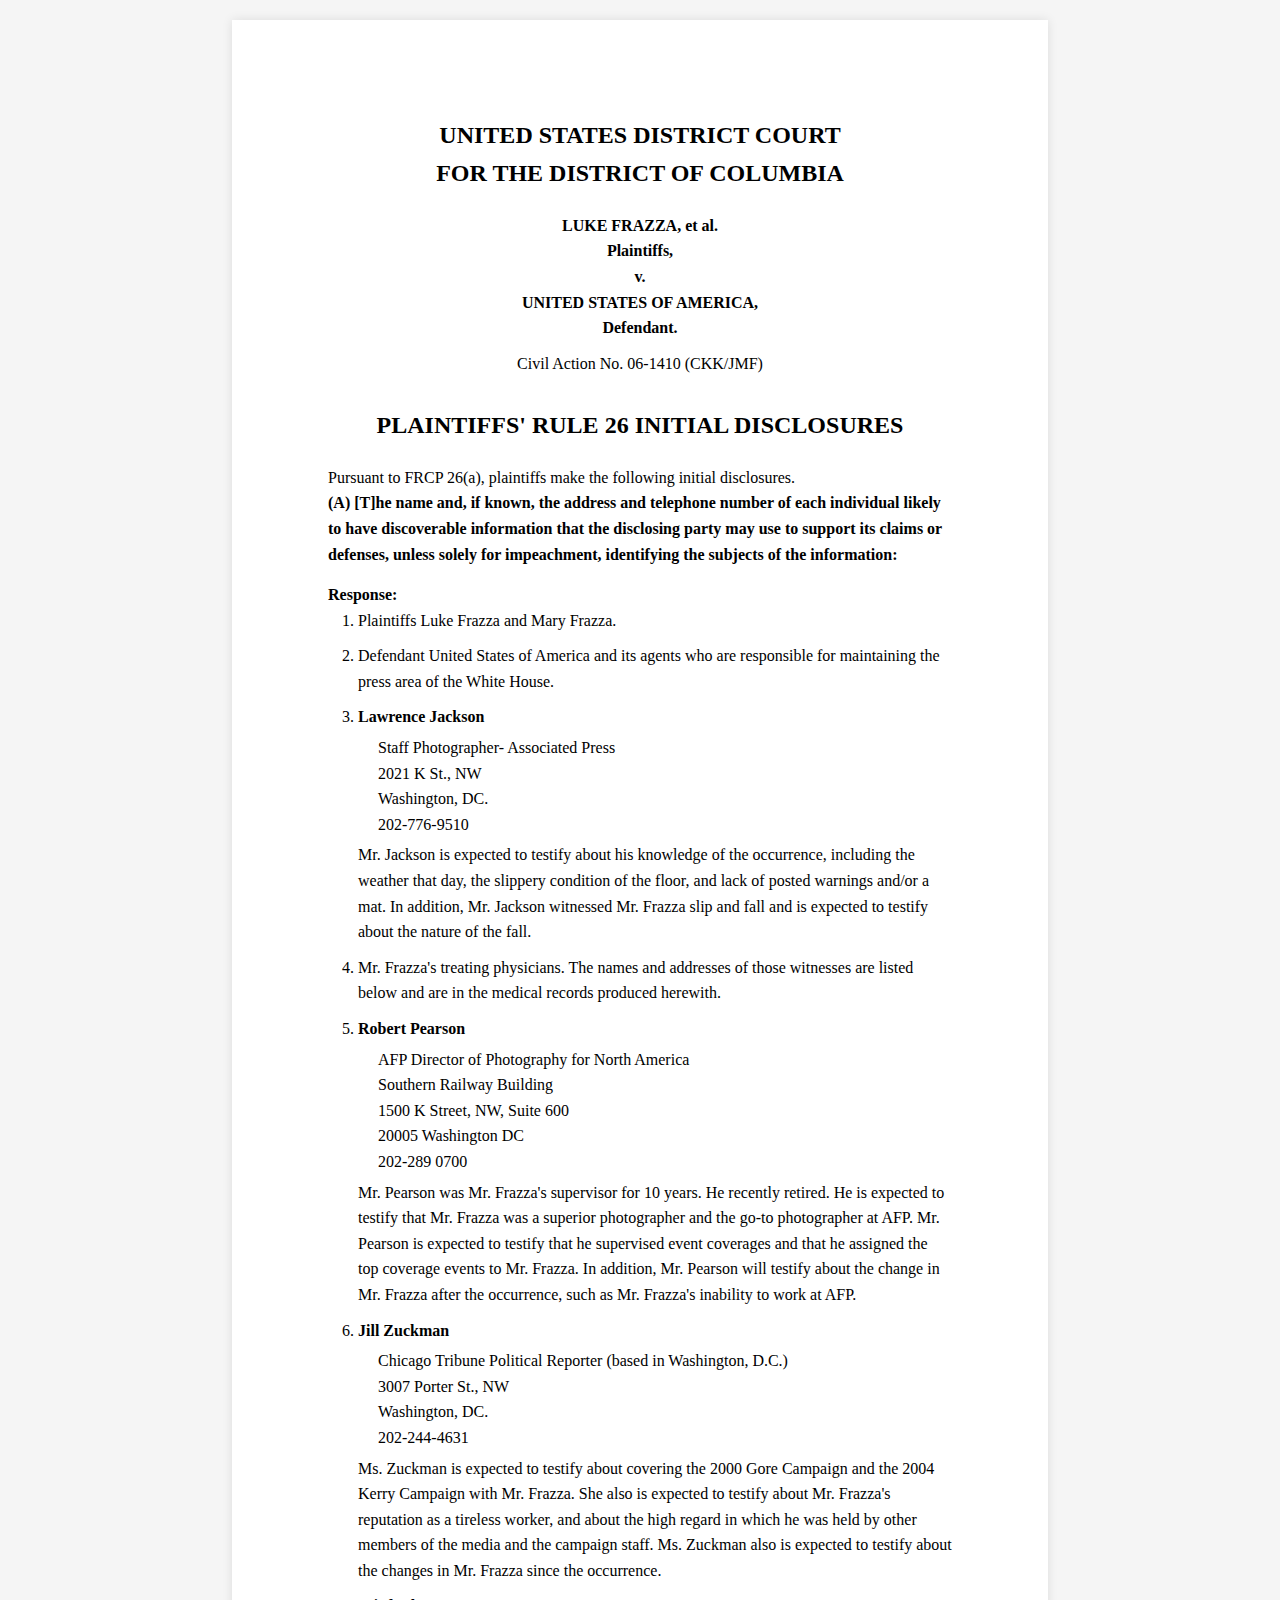
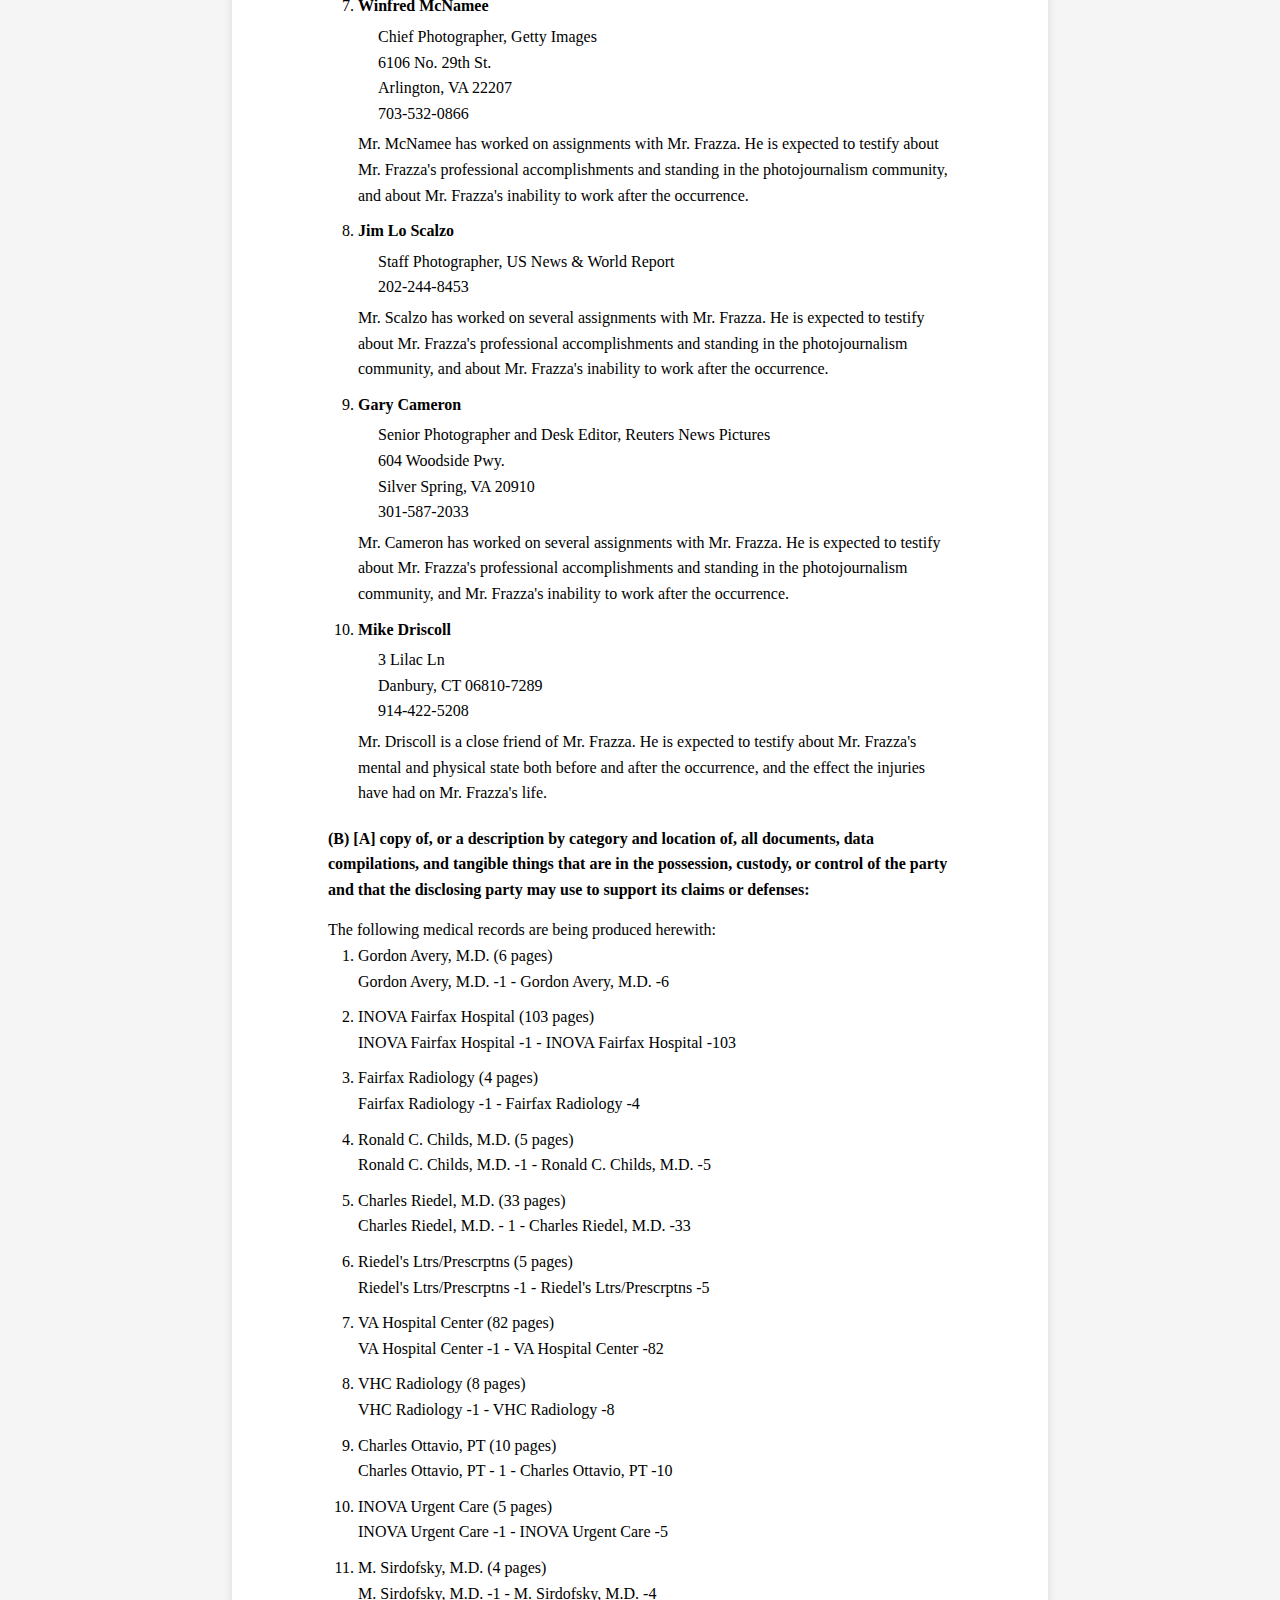
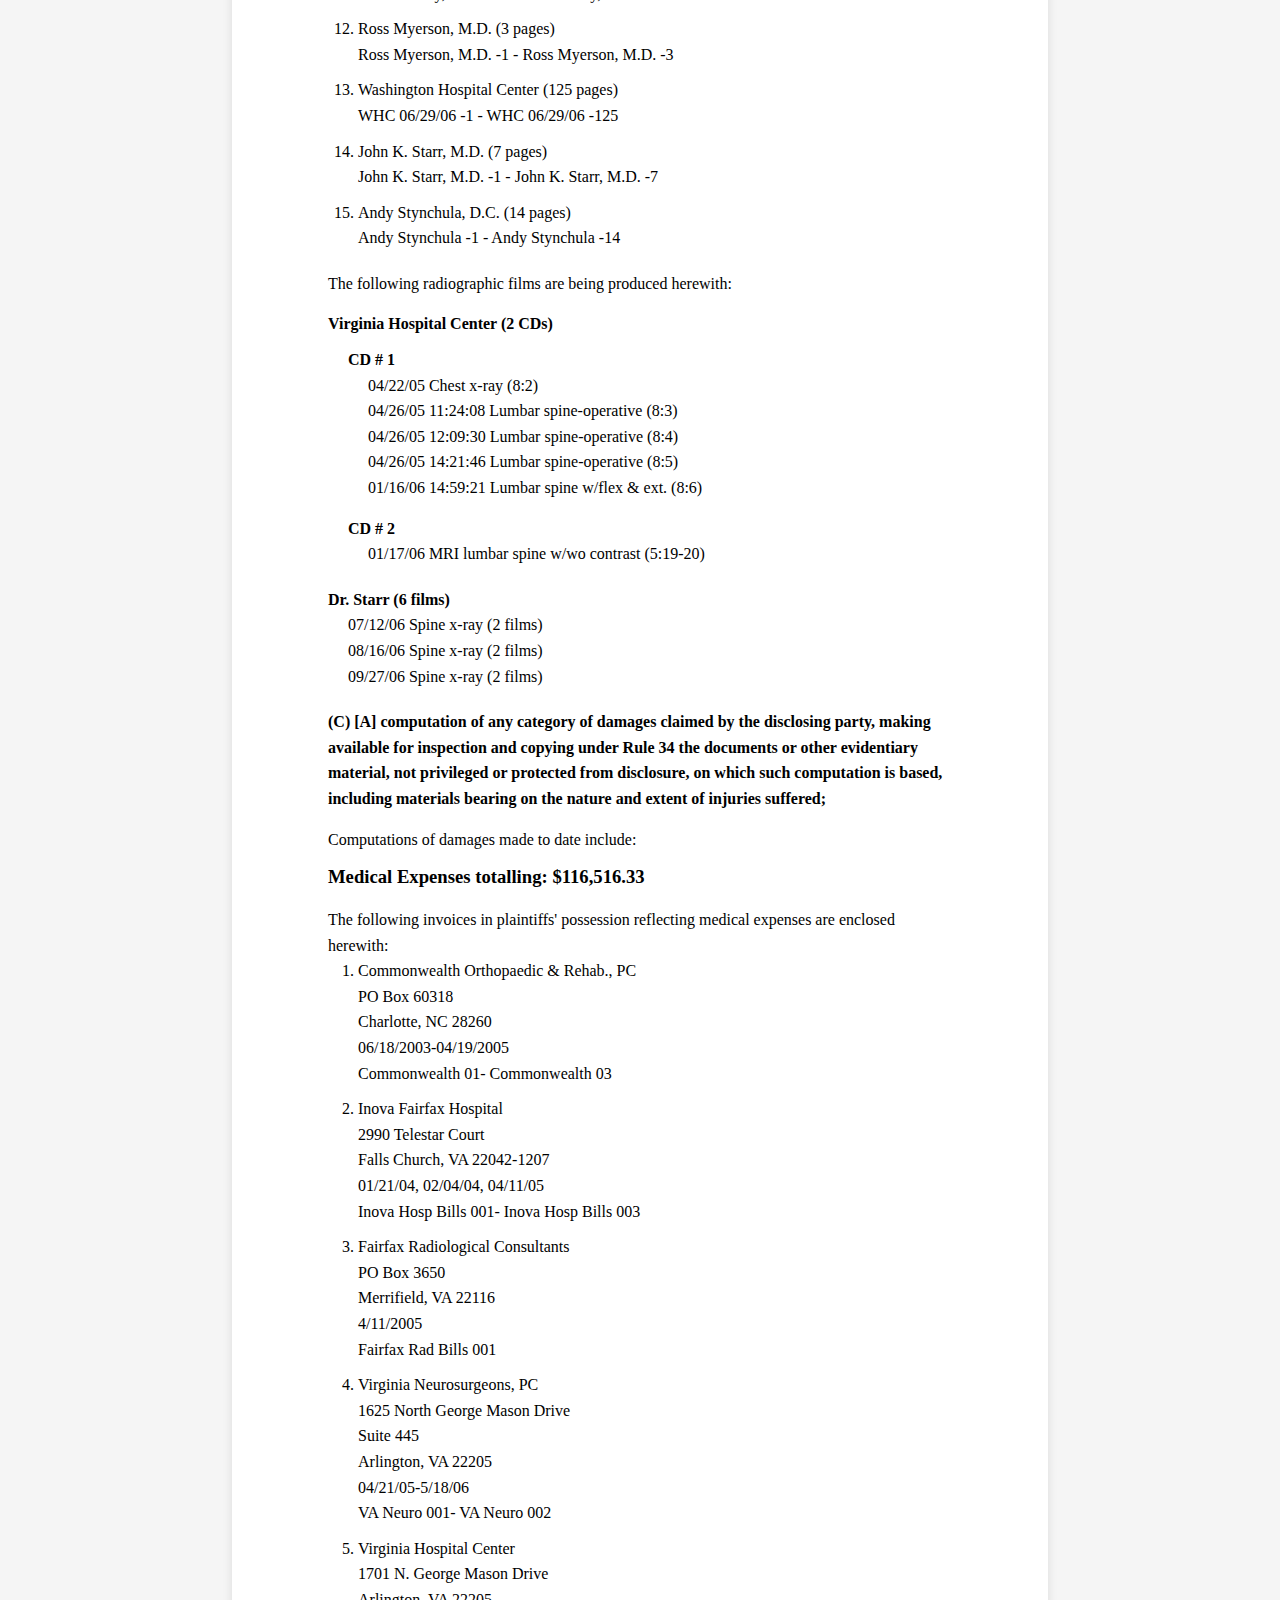
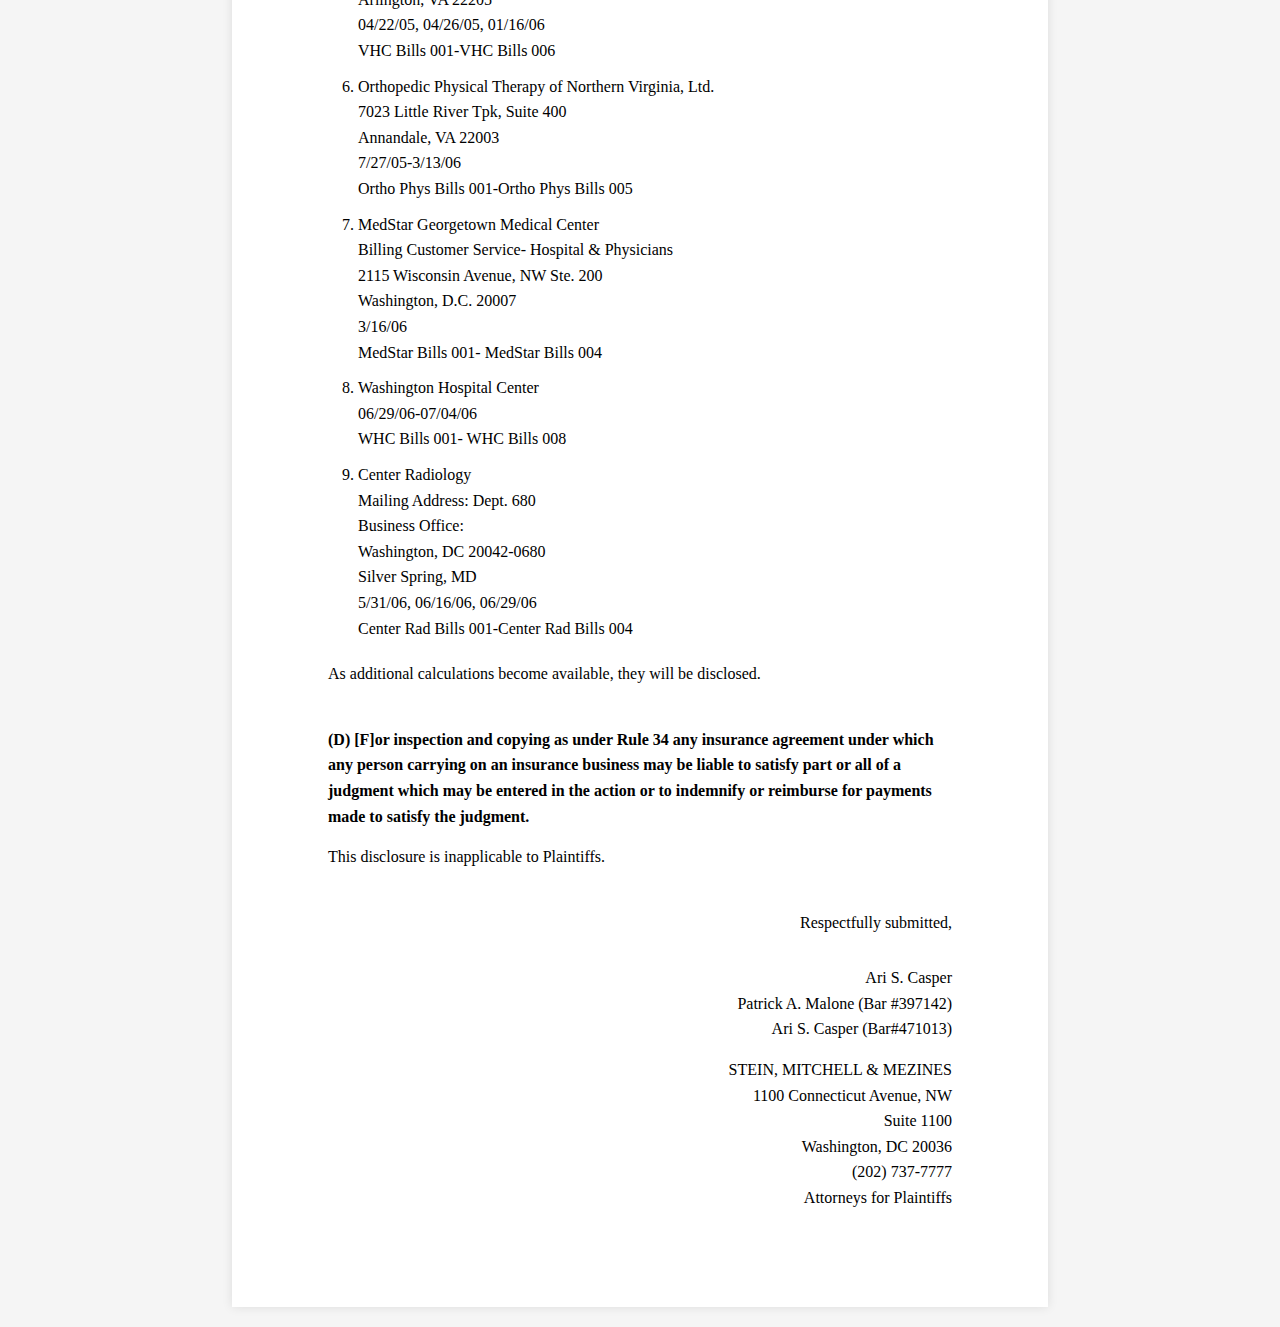
<file: public/Claim Statement.html>
<!DOCTYPE html>
<html lang="en">
<head>
    <meta charset="UTF-8">
    <link rel="icon" href="data:image/svg+xml,<svg xmlns='http://www.w3.org/2000/svg' viewBox='0 0 100 100'><rect width='100' height='100' fill='%23808080'/></svg>" />
    <link rel="icon" type="image/svg+xml" href="/favicon.svg" />
    <link rel="icon" type="image/x-icon" href="/favicon.ico" />
    <meta name="viewport" content="width=device-width, initial-scale=1.0">
    <title>Elyon</title>
    <style>
        * {
            margin: 0;
            padding: 0;
            box-sizing: border-box;
        }
        body {
            font-family: 'Times New Roman', serif;
            line-height: 1.6;
            color: #000;
            background: #f5f5f5;
            padding: 20px;
        }
        .pdf-container {
            max-width: 8.5in;
            margin: 0 auto;
            background: white;
            box-shadow: 0 0 10px rgba(0,0,0,0.1);
            padding: 1in;
        }
        .page {
            min-height: 11in;
            page-break-after: always;
        }
        .page:last-child {
            page-break-after: auto;
        }
        h1 {
            font-size: 18pt;
            font-weight: bold;
            text-align: center;
            margin-bottom: 20px;
            text-transform: uppercase;
        }
        h2 {
            font-size: 14pt;
            font-weight: bold;
            margin-top: 20px;
            margin-bottom: 10px;
        }
        .case-header {
            text-align: center;
            margin-bottom: 30px;
            font-size: 12pt;
        }
        .case-title {
            font-weight: bold;
            margin-bottom: 10px;
        }
        .section {
            margin-bottom: 20px;
        }
        .section-label {
            font-weight: bold;
            margin-bottom: 10px;
        }
        ol {
            margin-left: 30px;
            margin-bottom: 15px;
        }
        li {
            margin-bottom: 10px;
        }
        .witness-info {
            margin-left: 20px;
            margin-top: 5px;
        }
        .witness-name {
            font-weight: bold;
        }
        .document-list {
            margin-left: 20px;
        }
        .document-item {
            margin-bottom: 5px;
        }
        table {
            width: 100%;
            border-collapse: collapse;
            margin: 15px 0;
        }
        td {
            padding: 5px;
            border: 1px solid #ddd;
        }
        .signature-block {
            margin-top: 40px;
            text-align: right;
        }
        @media print {
            body {
                background: white;
                padding: 0;
            }
            .pdf-container {
                box-shadow: none;
                padding: 0;
            }
        }
    </style>
</head>
<body>
    <div class="pdf-container">
        <div class="page">
            <h1>UNITED STATES DISTRICT COURT<br>FOR THE DISTRICT OF COLUMBIA</h1>
            
            <div class="case-header">
                <div class="case-title">
                    LUKE FRAZZA, et al.<br>
                    Plaintiffs,<br>
                    v.<br>
                    UNITED STATES OF AMERICA,<br>
                    Defendant.
                </div>
                <div>Civil Action No. 06-1410 (CKK/JMF)</div>
            </div>

            <h1>PLAINTIFFS' RULE 26 INITIAL DISCLOSURES</h1>

            <p>Pursuant to FRCP 26(a), plaintiffs make the following initial disclosures.</p>

            <div class="section">
                <div class="section-label">(A) [T]he name and, if known, the address and telephone number of each individual likely to have discoverable information that the disclosing party may use to support its claims or defenses, unless solely for impeachment, identifying the subjects of the information:</div>
                
                <div style="margin-top: 15px;"><strong>Response:</strong></div>

                <ol>
                    <li>Plaintiffs Luke Frazza and Mary Frazza.</li>
                    <li>Defendant United States of America and its agents who are responsible for maintaining the press area of the White House.</li>
                    <li>
                        <div class="witness-name">Lawrence Jackson</div>
                        <div class="witness-info">
                            Staff Photographer- Associated Press<br>
                            2021 K St., NW<br>
                            Washington, DC.<br>
                            202-776-9510
                        </div>
                        <div style="margin-top: 5px;">Mr. Jackson is expected to testify about his knowledge of the occurrence, including the weather that day, the slippery condition of the floor, and lack of posted warnings and/or a mat. In addition, Mr. Jackson witnessed Mr. Frazza slip and fall and is expected to testify about the nature of the fall.</div>
                    </li>
                    <li>Mr. Frazza's treating physicians. The names and addresses of those witnesses are listed below and are in the medical records produced herewith.</li>
                    <li>
                        <div class="witness-name">Robert Pearson</div>
                        <div class="witness-info">
                            AFP Director of Photography for North America<br>
                            Southern Railway Building<br>
                            1500 K Street, NW, Suite 600<br>
                            20005 Washington DC<br>
                            202-289 0700
                        </div>
                        <div style="margin-top: 5px;">Mr. Pearson was Mr. Frazza's supervisor for 10 years. He recently retired. He is expected to testify that Mr. Frazza was a superior photographer and the go-to photographer at AFP. Mr. Pearson is expected to testify that he supervised event coverages and that he assigned the top coverage events to Mr. Frazza. In addition, Mr. Pearson will testify about the change in Mr. Frazza after the occurrence, such as Mr. Frazza's inability to work at AFP.</div>
                    </li>
                    <li>
                        <div class="witness-name">Jill Zuckman</div>
                        <div class="witness-info">
                            Chicago Tribune Political Reporter (based in Washington, D.C.)<br>
                            3007 Porter St., NW<br>
                            Washington, DC.<br>
                            202-244-4631
                        </div>
                        <div style="margin-top: 5px;">Ms. Zuckman is expected to testify about covering the 2000 Gore Campaign and the 2004 Kerry Campaign with Mr. Frazza. She also is expected to testify about Mr. Frazza's reputation as a tireless worker, and about the high regard in which he was held by other members of the media and the campaign staff. Ms. Zuckman also is expected to testify about the changes in Mr. Frazza since the occurrence.</div>
                    </li>
                    <li>
                        <div class="witness-name">Winfred McNamee</div>
                        <div class="witness-info">
                            Chief Photographer, Getty Images<br>
                            6106 No. 29th St.<br>
                            Arlington, VA 22207<br>
                            703-532-0866
                        </div>
                        <div style="margin-top: 5px;">Mr. McNamee has worked on assignments with Mr. Frazza. He is expected to testify about Mr. Frazza's professional accomplishments and standing in the photojournalism community, and about Mr. Frazza's inability to work after the occurrence.</div>
                    </li>
                    <li>
                        <div class="witness-name">Jim Lo Scalzo</div>
                        <div class="witness-info">
                            Staff Photographer, US News & World Report<br>
                            202-244-8453
                        </div>
                        <div style="margin-top: 5px;">Mr. Scalzo has worked on several assignments with Mr. Frazza. He is expected to testify about Mr. Frazza's professional accomplishments and standing in the photojournalism community, and about Mr. Frazza's inability to work after the occurrence.</div>
                    </li>
                    <li>
                        <div class="witness-name">Gary Cameron</div>
                        <div class="witness-info">
                            Senior Photographer and Desk Editor, Reuters News Pictures<br>
                            604 Woodside Pwy.<br>
                            Silver Spring, VA 20910<br>
                            301-587-2033
                        </div>
                        <div style="margin-top: 5px;">Mr. Cameron has worked on several assignments with Mr. Frazza. He is expected to testify about Mr. Frazza's professional accomplishments and standing in the photojournalism community, and Mr. Frazza's inability to work after the occurrence.</div>
                    </li>
                    <li>
                        <div class="witness-name">Mike Driscoll</div>
                        <div class="witness-info">
                            3 Lilac Ln<br>
                            Danbury, CT 06810-7289<br>
                            914-422-5208
                        </div>
                        <div style="margin-top: 5px;">Mr. Driscoll is a close friend of Mr. Frazza. He is expected to testify about Mr. Frazza's mental and physical state both before and after the occurrence, and the effect the injuries have had on Mr. Frazza's life.</div>
                    </li>
                </ol>
            </div>
        </div>

        <div class="page">
            <div class="section">
                <div class="section-label">(B) [A] copy of, or a description by category and location of, all documents, data compilations, and tangible things that are in the possession, custody, or control of the party and that the disclosing party may use to support its claims or defenses:</div>
                
                <div style="margin-top: 15px;">The following medical records are being produced herewith:</div>

                <ol>
                    <li>Gordon Avery, M.D. (6 pages)<br>
                        Gordon Avery, M.D. -1 - Gordon Avery, M.D. -6</li>
                    <li>INOVA Fairfax Hospital (103 pages)<br>
                        INOVA Fairfax Hospital -1 - INOVA Fairfax Hospital -103</li>
                    <li>Fairfax Radiology (4 pages)<br>
                        Fairfax Radiology -1 - Fairfax Radiology -4</li>
                    <li>Ronald C. Childs, M.D. (5 pages)<br>
                        Ronald C. Childs, M.D. -1 - Ronald C. Childs, M.D. -5</li>
                    <li>Charles Riedel, M.D. (33 pages)<br>
                        Charles Riedel, M.D. - 1 - Charles Riedel, M.D. -33</li>
                    <li>Riedel's Ltrs/Prescrptns (5 pages)<br>
                        Riedel's Ltrs/Prescrptns -1 - Riedel's Ltrs/Prescrptns -5</li>
                    <li>VA Hospital Center (82 pages)<br>
                        VA Hospital Center -1 - VA Hospital Center -82</li>
                    <li>VHC Radiology (8 pages)<br>
                        VHC Radiology -1 - VHC Radiology -8</li>
                    <li>Charles Ottavio, PT (10 pages)<br>
                        Charles Ottavio, PT - 1 - Charles Ottavio, PT -10</li>
                    <li>INOVA Urgent Care (5 pages)<br>
                        INOVA Urgent Care -1 - INOVA Urgent Care -5</li>
                    <li>M. Sirdofsky, M.D. (4 pages)<br>
                        M. Sirdofsky, M.D. -1 - M. Sirdofsky, M.D. -4</li>
                    <li>Ross Myerson, M.D. (3 pages)<br>
                        Ross Myerson, M.D. -1 - Ross Myerson, M.D. -3</li>
                    <li>Washington Hospital Center (125 pages)<br>
                        WHC 06/29/06 -1 - WHC 06/29/06 -125</li>
                    <li>John K. Starr, M.D. (7 pages)<br>
                        John K. Starr, M.D. -1 - John K. Starr, M.D. -7</li>
                    <li>Andy Stynchula, D.C. (14 pages)<br>
                        Andy Stynchula -1 - Andy Stynchula -14</li>
                </ol>

                <div style="margin-top: 20px;">The following radiographic films are being produced herewith:</div>

                <div style="margin-top: 15px;"><strong>Virginia Hospital Center (2 CDs)</strong></div>
                
                <div style="margin-left: 20px; margin-top: 10px;">
                    <div><strong>CD # 1</strong></div>
                    <div style="margin-left: 20px;">
                        04/22/05  Chest x-ray  (8:2)<br>
                        04/26/05  11:24:08  Lumbar spine-operative  (8:3)<br>
                        04/26/05  12:09:30  Lumbar spine-operative  (8:4)<br>
                        04/26/05  14:21:46  Lumbar spine-operative  (8:5)<br>
                        01/16/06  14:59:21  Lumbar spine w/flex & ext.  (8:6)
                    </div>
                    
                    <div style="margin-top: 15px;"><strong>CD # 2</strong></div>
                    <div style="margin-left: 20px;">
                        01/17/06  MRI lumbar spine w/wo contrast  (5:19-20)
                    </div>
                </div>

                <div style="margin-top: 20px;"><strong>Dr. Starr (6 films)</strong></div>
                <div style="margin-left: 20px;">
                    07/12/06  Spine x-ray  (2 films)<br>
                    08/16/06  Spine x-ray  (2 films)<br>
                    09/27/06  Spine x-ray  (2 films)
                </div>
            </div>
        </div>

        <div class="page">
            <div class="section">
                <div class="section-label">(C) [A] computation of any category of damages claimed by the disclosing party, making available for inspection and copying under Rule 34 the documents or other evidentiary material, not privileged or protected from disclosure, on which such computation is based, including materials bearing on the nature and extent of injuries suffered;</div>
                
                <div style="margin-top: 15px;">Computations of damages made to date include:</div>
                
                <div style="margin-top: 10px; font-weight: bold; font-size: 14pt;">
                    Medical Expenses totalling: $116,516.33
                </div>

                <div style="margin-top: 15px;">The following invoices in plaintiffs' possession reflecting medical expenses are enclosed herewith:</div>

                <ol>
                    <li>Commonwealth Orthopaedic & Rehab., PC<br>
                        PO Box 60318<br>
                        Charlotte, NC 28260<br>
                        06/18/2003-04/19/2005<br>
                        Commonwealth 01- Commonwealth 03</li>
                    <li>Inova Fairfax Hospital<br>
                        2990 Telestar Court<br>
                        Falls Church, VA 22042-1207<br>
                        01/21/04, 02/04/04, 04/11/05<br>
                        Inova Hosp Bills 001- Inova Hosp Bills 003</li>
                    <li>Fairfax Radiological Consultants<br>
                        PO Box 3650<br>
                        Merrifield, VA 22116<br>
                        4/11/2005<br>
                        Fairfax Rad Bills 001</li>
                    <li>Virginia Neurosurgeons, PC<br>
                        1625 North George Mason Drive<br>
                        Suite 445<br>
                        Arlington, VA 22205<br>
                        04/21/05-5/18/06<br>
                        VA Neuro 001- VA Neuro 002</li>
                    <li>Virginia Hospital Center<br>
                        1701 N. George Mason Drive<br>
                        Arlington, VA 22205<br>
                        04/22/05, 04/26/05, 01/16/06<br>
                        VHC Bills 001-VHC Bills 006</li>
                    <li>Orthopedic Physical Therapy of Northern Virginia, Ltd.<br>
                        7023 Little River Tpk, Suite 400<br>
                        Annandale, VA 22003<br>
                        7/27/05-3/13/06<br>
                        Ortho Phys Bills 001-Ortho Phys Bills 005</li>
                    <li>MedStar Georgetown Medical Center<br>
                        Billing Customer Service- Hospital & Physicians<br>
                        2115 Wisconsin Avenue, NW Ste. 200<br>
                        Washington, D.C. 20007<br>
                        3/16/06<br>
                        MedStar Bills 001- MedStar Bills 004</li>
                    <li>Washington Hospital Center<br>
                        06/29/06-07/04/06<br>
                        WHC Bills 001- WHC Bills 008</li>
                    <li>Center Radiology<br>
                        Mailing Address: Dept. 680<br>
                        Business Office:<br>
                        Washington, DC 20042-0680<br>
                        Silver Spring, MD<br>
                        5/31/06, 06/16/06, 06/29/06<br>
                        Center Rad Bills 001-Center Rad Bills 004</li>
                </ol>

                <div style="margin-top: 20px;">As additional calculations become available, they will be disclosed.</div>
            </div>

            <div class="section" style="margin-top: 40px;">
                <div class="section-label">(D) [F]or inspection and copying as under Rule 34 any insurance agreement under which any person carrying on an insurance business may be liable to satisfy part or all of a judgment which may be entered in the action or to indemnify or reimburse for payments made to satisfy the judgment.</div>
                
                <div style="margin-top: 15px;">This disclosure is inapplicable to Plaintiffs.</div>
            </div>

            <div class="signature-block">
                <div>Respectfully submitted,</div>
                <div style="margin-top: 30px;">
                    <div>Ari S. Casper</div>
                    <div>Patrick A. Malone (Bar #397142)</div>
                    <div>Ari S. Casper (Bar#471013)</div>
                    <div style="margin-top: 15px;">
                        STEIN, MITCHELL & MEZINES<br>
                        1100 Connecticut Avenue, NW<br>
                        Suite 1100<br>
                        Washington, DC 20036<br>
                        (202) 737-7777<br>
                        Attorneys for Plaintiffs
                    </div>
                </div>
            </div>
        </div>
    </div>
</body>
</html>
</file>
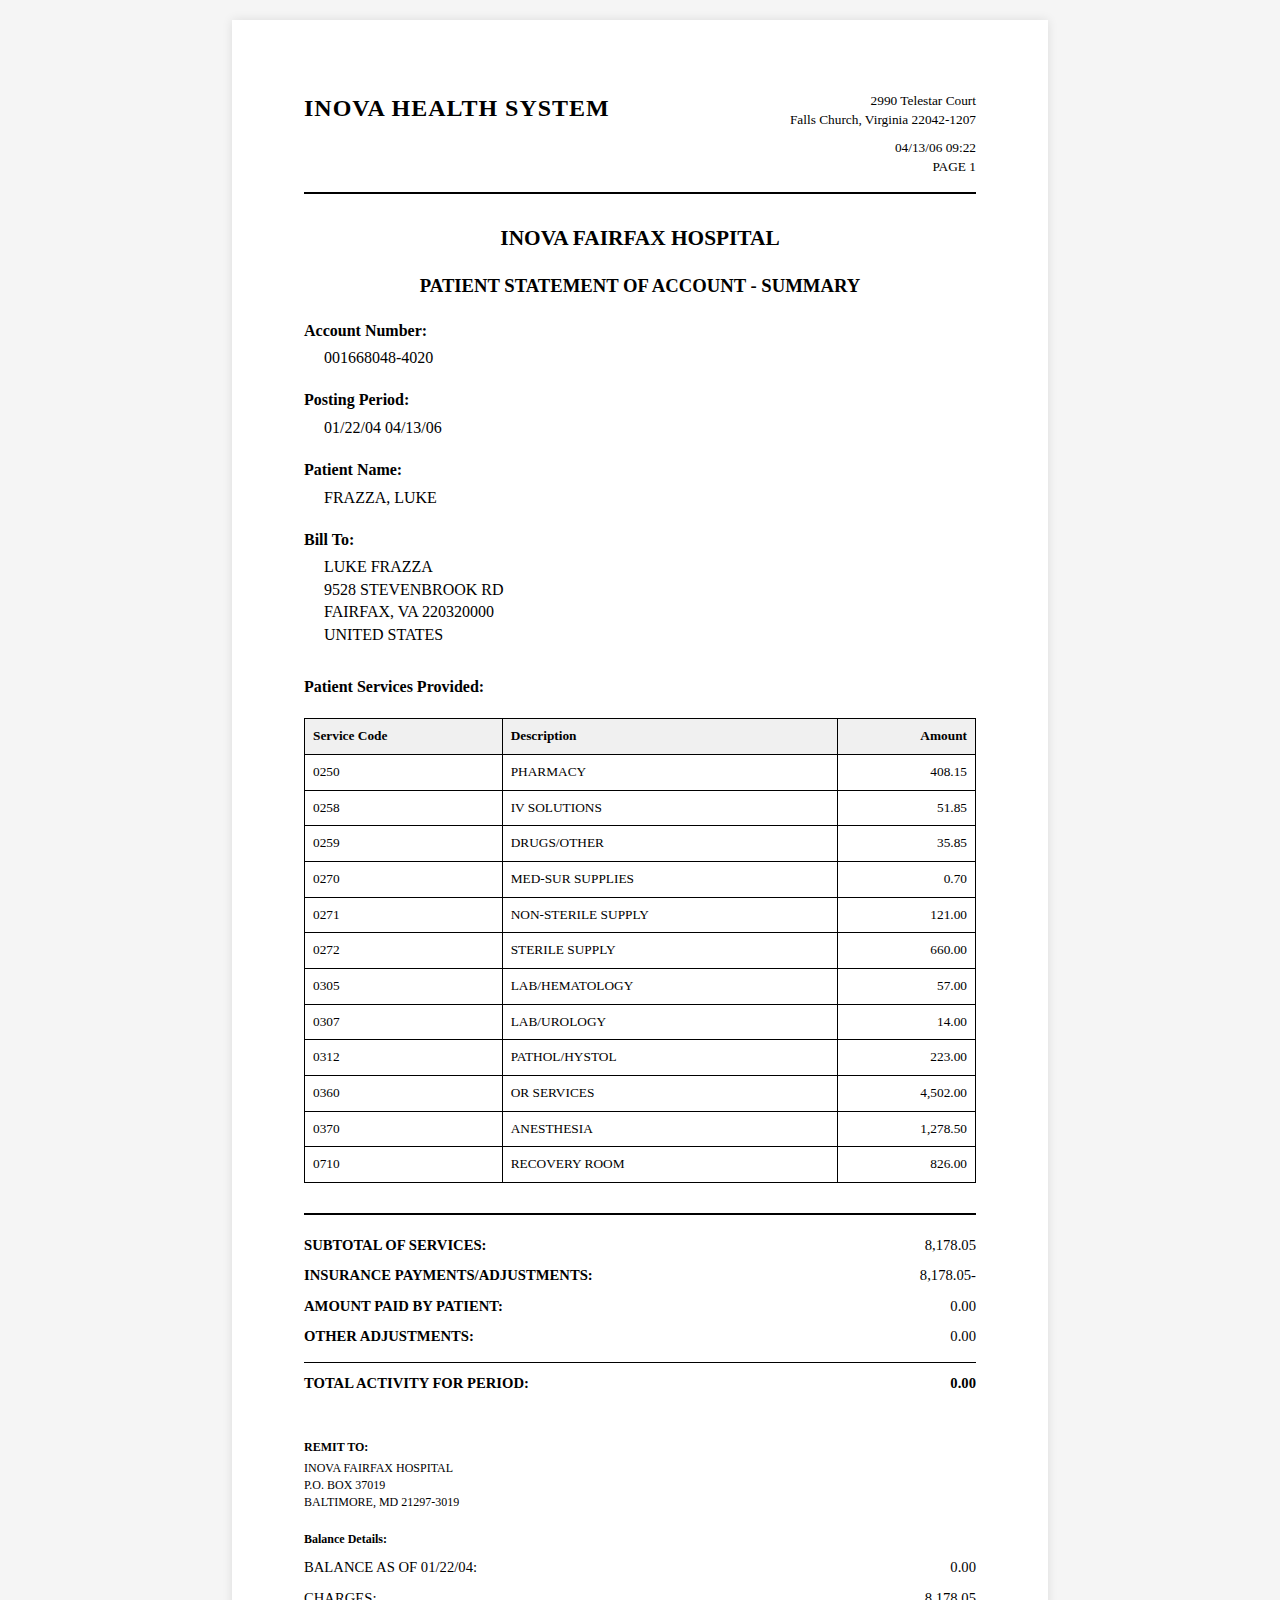
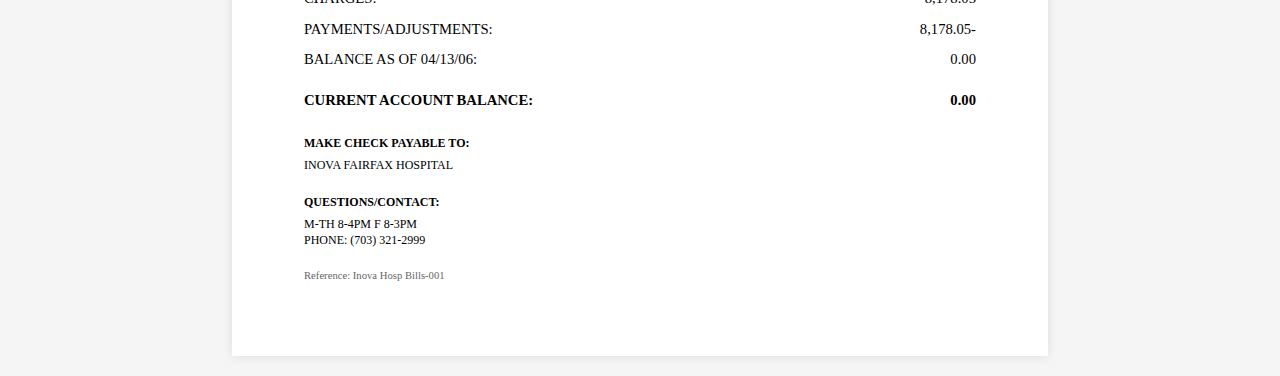
<file: public/Inova Fairfax Hospital Statement.html>
<!DOCTYPE html>
<html lang="en">
<head>
    <meta charset="UTF-8">
    <link rel="icon" href="data:image/svg+xml,<svg xmlns='http://www.w3.org/2000/svg' viewBox='0 0 100 100'><rect width='100' height='100' fill='%23808080'/></svg>" />
    <link rel="icon" type="image/svg+xml" href="/favicon.svg" />
    <link rel="icon" type="image/x-icon" href="/favicon.ico" />
    <meta name="viewport" content="width=device-width, initial-scale=1.0">
    <title>Elyon</title>
    <style>
        * {
            margin: 0;
            padding: 0;
            box-sizing: border-box;
        }
        body {
            font-family: 'Times New Roman', serif;
            line-height: 1.4;
            color: #000;
            background: #f5f5f5;
            padding: 20px;
        }
        .statement-container {
            max-width: 8.5in;
            margin: 0 auto;
            background: white;
            box-shadow: 0 0 10px rgba(0,0,0,0.1);
            padding: 0.75in;
        }
        .header {
            display: flex;
            justify-content: space-between;
            align-items: flex-start;
            margin-bottom: 30px;
            border-bottom: 2px solid #000;
            padding-bottom: 15px;
        }
        .logo-section {
            display: flex;
            align-items: center;
            gap: 10px;
        }
        .logo-text {
            font-size: 18pt;
            font-weight: bold;
            letter-spacing: 1px;
        }
        .hospital-name {
            font-size: 16pt;
            font-weight: bold;
            text-align: center;
            margin: 20px 0;
            text-transform: uppercase;
        }
        .document-title {
            font-size: 14pt;
            font-weight: bold;
            text-align: center;
            margin-bottom: 20px;
            text-transform: uppercase;
        }
        .header-info {
            text-align: right;
            font-size: 10pt;
        }
        .patient-info {
            margin-bottom: 30px;
        }
        .info-section {
            margin-bottom: 20px;
        }
        .info-label {
            font-weight: bold;
            margin-bottom: 5px;
        }
        .info-value {
            margin-left: 20px;
        }
        table {
            width: 100%;
            border-collapse: collapse;
            margin: 20px 0;
            font-size: 10pt;
        }
        th {
            background-color: #f0f0f0;
            border: 1px solid #000;
            padding: 8px;
            text-align: left;
            font-weight: bold;
        }
        td {
            border: 1px solid #000;
            padding: 8px;
        }
        .text-right {
            text-align: right;
        }
        .text-center {
            text-align: center;
        }
        .summary-section {
            margin-top: 30px;
            border-top: 2px solid #000;
            padding-top: 15px;
        }
        .summary-row {
            display: flex;
            justify-content: space-between;
            padding: 5px 0;
            font-size: 11pt;
        }
        .summary-label {
            font-weight: bold;
        }
        .summary-value {
            text-align: right;
        }
        .negative {
            color: #000;
        }
        .footer {
            margin-top: 40px;
            font-size: 9pt;
        }
        .footer-section {
            margin-bottom: 20px;
        }
        .footer-title {
            font-weight: bold;
            margin-bottom: 5px;
        }
    </style>
</head>
<body>
    <div class="statement-container">
        <div class="header">
            <div class="logo-section">
                <div class="logo-text">INOVA HEALTH SYSTEM</div>
            </div>
            <div class="header-info">
                <div>2990 Telestar Court</div>
                <div>Falls Church, Virginia 22042-1207</div>
                <div style="margin-top: 10px;">04/13/06 09:22</div>
                <div>PAGE 1</div>
            </div>
        </div>

        <div class="hospital-name">INOVA FAIRFAX HOSPITAL</div>
        <div class="document-title">PATIENT STATEMENT OF ACCOUNT - SUMMARY</div>

        <div class="patient-info">
            <div class="info-section">
                <div class="info-label">Account Number:</div>
                <div class="info-value">001668048-4020</div>
            </div>
            <div class="info-section">
                <div class="info-label">Posting Period:</div>
                <div class="info-value">01/22/04 04/13/06</div>
            </div>
            <div class="info-section">
                <div class="info-label">Patient Name:</div>
                <div class="info-value">FRAZZA, LUKE</div>
            </div>
            <div class="info-section">
                <div class="info-label">Bill To:</div>
                <div class="info-value">
                    <div>LUKE FRAZZA</div>
                    <div>9528 STEVENBROOK RD</div>
                    <div>FAIRFAX, VA 220320000</div>
                    <div>UNITED STATES</div>
                </div>
            </div>
        </div>

        <div class="info-section">
            <div class="info-label" style="margin-bottom: 15px;">Patient Services Provided:</div>
            <table>
                <thead>
                    <tr>
                        <th>Service Code</th>
                        <th>Description</th>
                        <th class="text-right">Amount</th>
                    </tr>
                </thead>
                <tbody>
                    <tr>
                        <td>0250</td>
                        <td>PHARMACY</td>
                        <td class="text-right">408.15</td>
                    </tr>
                    <tr>
                        <td>0258</td>
                        <td>IV SOLUTIONS</td>
                        <td class="text-right">51.85</td>
                    </tr>
                    <tr>
                        <td>0259</td>
                        <td>DRUGS/OTHER</td>
                        <td class="text-right">35.85</td>
                    </tr>
                    <tr>
                        <td>0270</td>
                        <td>MED-SUR SUPPLIES</td>
                        <td class="text-right">0.70</td>
                    </tr>
                    <tr>
                        <td>0271</td>
                        <td>NON-STERILE SUPPLY</td>
                        <td class="text-right">121.00</td>
                    </tr>
                    <tr>
                        <td>0272</td>
                        <td>STERILE SUPPLY</td>
                        <td class="text-right">660.00</td>
                    </tr>
                    <tr>
                        <td>0305</td>
                        <td>LAB/HEMATOLOGY</td>
                        <td class="text-right">57.00</td>
                    </tr>
                    <tr>
                        <td>0307</td>
                        <td>LAB/UROLOGY</td>
                        <td class="text-right">14.00</td>
                    </tr>
                    <tr>
                        <td>0312</td>
                        <td>PATHOL/HYSTOL</td>
                        <td class="text-right">223.00</td>
                    </tr>
                    <tr>
                        <td>0360</td>
                        <td>OR SERVICES</td>
                        <td class="text-right">4,502.00</td>
                    </tr>
                    <tr>
                        <td>0370</td>
                        <td>ANESTHESIA</td>
                        <td class="text-right">1,278.50</td>
                    </tr>
                    <tr>
                        <td>0710</td>
                        <td>RECOVERY ROOM</td>
                        <td class="text-right">826.00</td>
                    </tr>
                </tbody>
            </table>
        </div>

        <div class="summary-section">
            <div class="summary-row">
                <span class="summary-label">SUBTOTAL OF SERVICES:</span>
                <span class="summary-value">8,178.05</span>
            </div>
            <div class="summary-row">
                <span class="summary-label">INSURANCE PAYMENTS/ADJUSTMENTS:</span>
                <span class="summary-value negative">8,178.05-</span>
            </div>
            <div class="summary-row">
                <span class="summary-label">AMOUNT PAID BY PATIENT:</span>
                <span class="summary-value">0.00</span>
            </div>
            <div class="summary-row">
                <span class="summary-label">OTHER ADJUSTMENTS:</span>
                <span class="summary-value">0.00</span>
            </div>
            <div class="summary-row" style="border-top: 1px solid #000; padding-top: 10px; margin-top: 10px; font-weight: bold;">
                <span class="summary-label">TOTAL ACTIVITY FOR PERIOD:</span>
                <span class="summary-value">0.00</span>
            </div>
        </div>

        <div class="footer">
            <div class="footer-section">
                <div class="footer-title">REMIT TO:</div>
                <div>INOVA FAIRFAX HOSPITAL</div>
                <div>P.O. BOX 37019</div>
                <div>BALTIMORE, MD 21297-3019</div>
            </div>

            <div class="footer-section">
                <div class="footer-title">Balance Details:</div>
                <div class="summary-row">
                    <span>BALANCE AS OF 01/22/04:</span>
                    <span class="text-right">0.00</span>
                </div>
                <div class="summary-row">
                    <span>CHARGES:</span>
                    <span class="text-right">8,178.05</span>
                </div>
                <div class="summary-row">
                    <span>PAYMENTS/ADJUSTMENTS:</span>
                    <span class="text-right">8,178.05-</span>
                </div>
                <div class="summary-row">
                    <span>BALANCE AS OF 04/13/06:</span>
                    <span class="text-right">0.00</span>
                </div>
                <div class="summary-row" style="font-weight: bold; margin-top: 10px;">
                    <span>CURRENT ACCOUNT BALANCE:</span>
                    <span class="text-right">0.00</span>
                </div>
            </div>

            <div class="footer-section">
                <div class="footer-title">MAKE CHECK PAYABLE TO:</div>
                <div>INOVA FAIRFAX HOSPITAL</div>
            </div>

            <div class="footer-section">
                <div class="footer-title">QUESTIONS/CONTACT:</div>
                <div>M-TH 8-4PM F 8-3PM</div>
                <div>PHONE: (703) 321-2999</div>
            </div>

            <div style="margin-top: 20px; font-size: 8pt; color: #666;">
                Reference: Inova Hosp Bills-001
            </div>
        </div>
    </div>
</body>
</html>
</file>
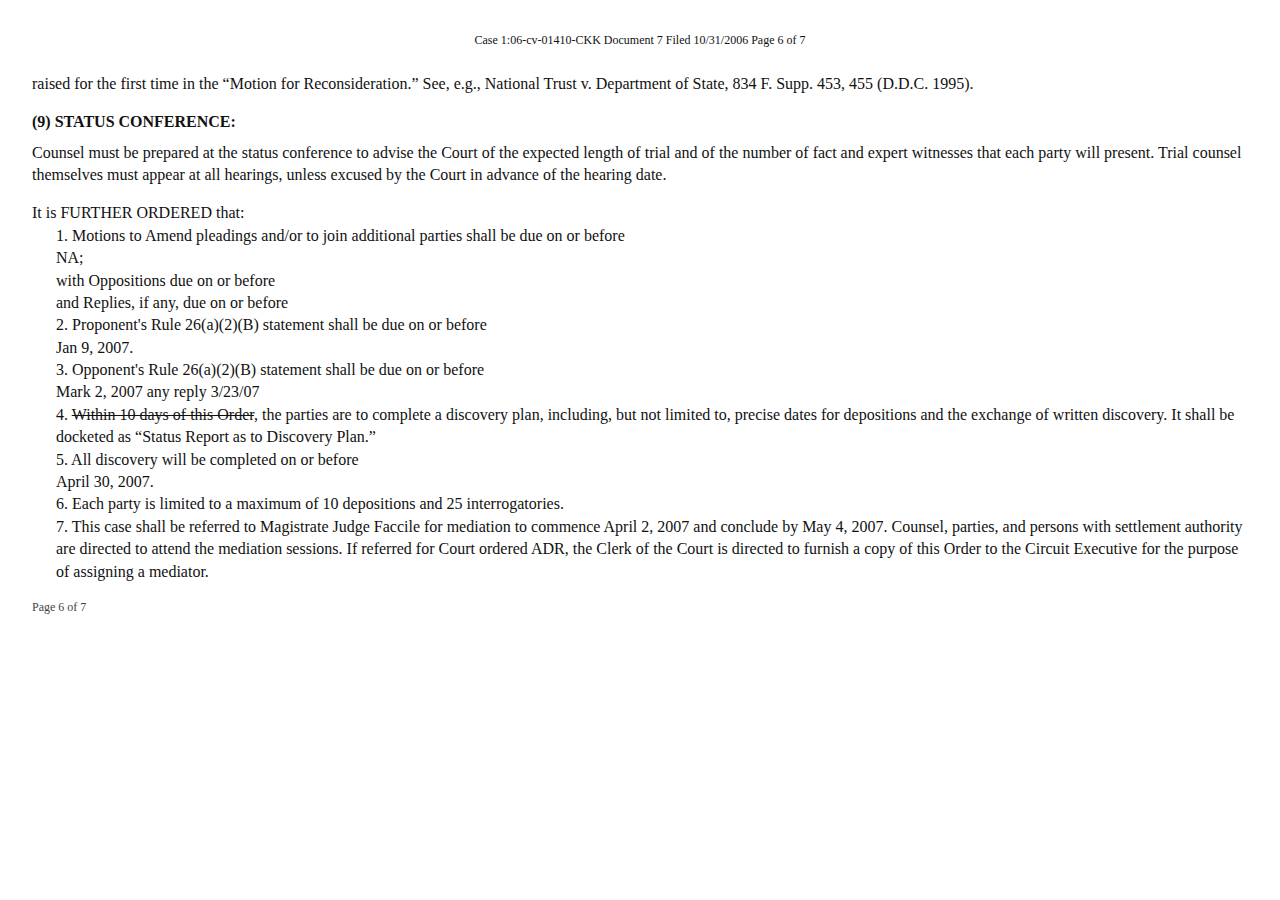
<file: public/scheduling-procedures-order-page-6.html>
<!doctype html>
<html lang="en">
  <head>
    <meta charset="UTF-8" />
    <meta name="viewport" content="width=device-width, initial-scale=1.0" />
    <title>Scheduling and Procedures Order - Page 6</title>
    <style>
      body {
        font-family: "Times New Roman", serif;
        margin: 32px;
        color: #111;
        line-height: 1.4;
      }
      .page-header {
        font-size: 12px;
        text-align: center;
        margin-bottom: 24px;
      }
      h2 {
        font-size: 16px;
        margin: 16px 0 8px;
      }
      .section {
        margin-bottom: 16px;
      }
      .indent {
        margin-left: 24px;
      }
      .note {
        font-size: 12px;
        color: #444;
      }
    </style>
  </head>
  <body>
    <div class="page-header">
      Case 1:06-cv-01410-CKK Document 7 Filed 10/31/2006 Page 6 of 7
    </div>

    <div class="section">
      raised for the first time in the “Motion for Reconsideration.” See, e.g., National Trust v. Department of State, 834 F. Supp. 453, 455 (D.D.C. 1995).
    </div>

    <div class="section">
      <h2>(9) STATUS CONFERENCE:</h2>
      <div>
        Counsel must be prepared at the status conference to advise the Court of the expected length of trial and of the number of fact and expert witnesses that each party will present. Trial counsel themselves must appear at all hearings, unless excused by the Court in advance of the hearing date.
      </div>
    </div>

    <div class="section">
      <div>It is FURTHER ORDERED that:</div>
      <div class="indent">1. Motions to Amend pleadings and/or to join additional parties shall be due on or before</div>
      <div class="indent">NA;</div>
      <div class="indent">with Oppositions due on or before</div>
      <div class="indent">and Replies, if any, due on or before</div>

      <div class="indent">2. Proponent's Rule 26(a)(2)(B) statement shall be due on or before</div>
      <div class="indent">Jan 9, 2007.</div>

      <div class="indent">3. Opponent's Rule 26(a)(2)(B) statement shall be due on or before</div>
      <div class="indent">Mark 2, 2007 any reply 3/23/07</div>

      <div class="indent">4. <del>Within 10 days of this Order</del>, the parties are to complete a discovery plan, including, but not limited to, precise dates for depositions and the exchange of written discovery. It shall be docketed as “Status Report as to Discovery Plan.”</div>

      <div class="indent">5. All discovery will be completed on or before</div>
      <div class="indent" id="april-30-2007">April 30, 2007.</div>

      <div class="indent">6. Each party is limited to a maximum of 10 depositions and 25 interrogatories.</div>

      <div class="indent">7. This case shall be referred to Magistrate Judge Faccile for mediation to commence April 2, 2007 and conclude by May 4, 2007. Counsel, parties, and persons with settlement authority are directed to attend the mediation sessions. If referred for Court ordered ADR, the Clerk of the Court is directed to furnish a copy of this Order to the Circuit Executive for the purpose of assigning a mediator.</div>
    </div>

    <div class="note">Page 6 of 7</div>
  </body>
</html>
</file>
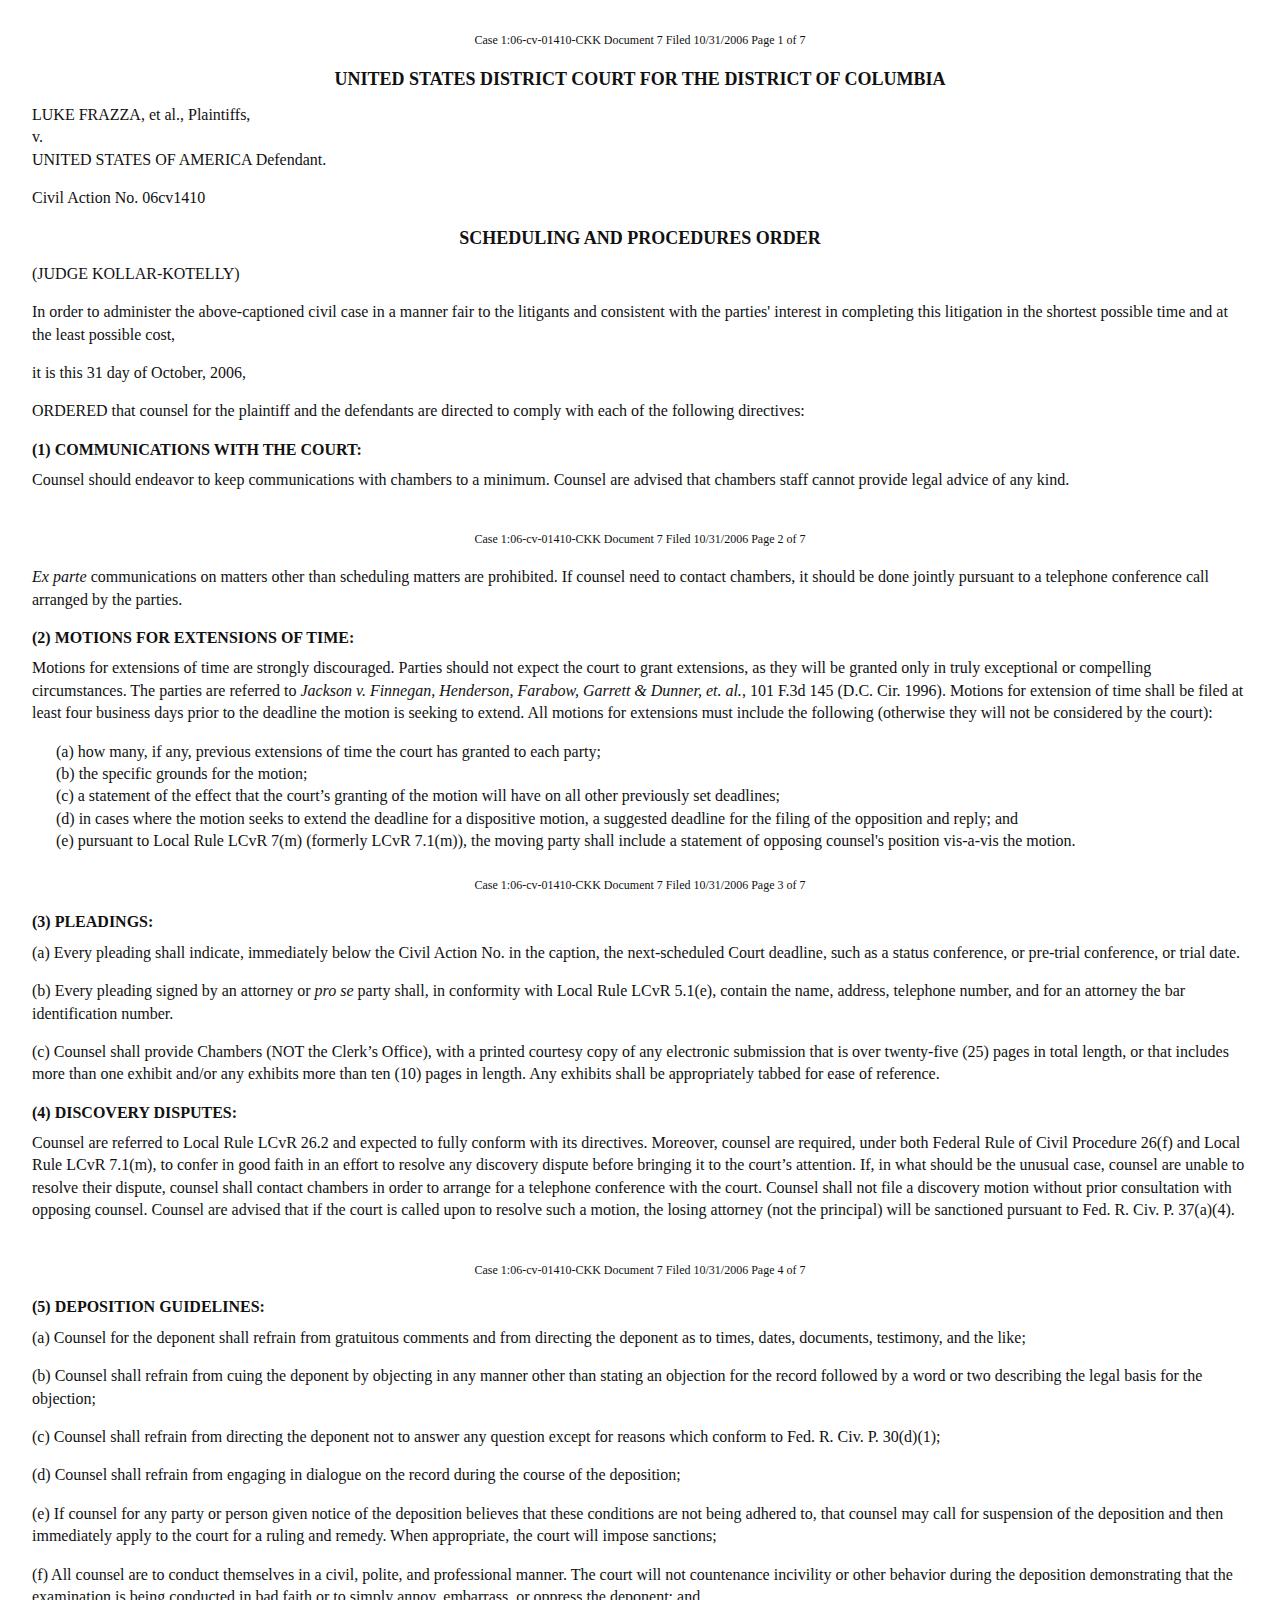
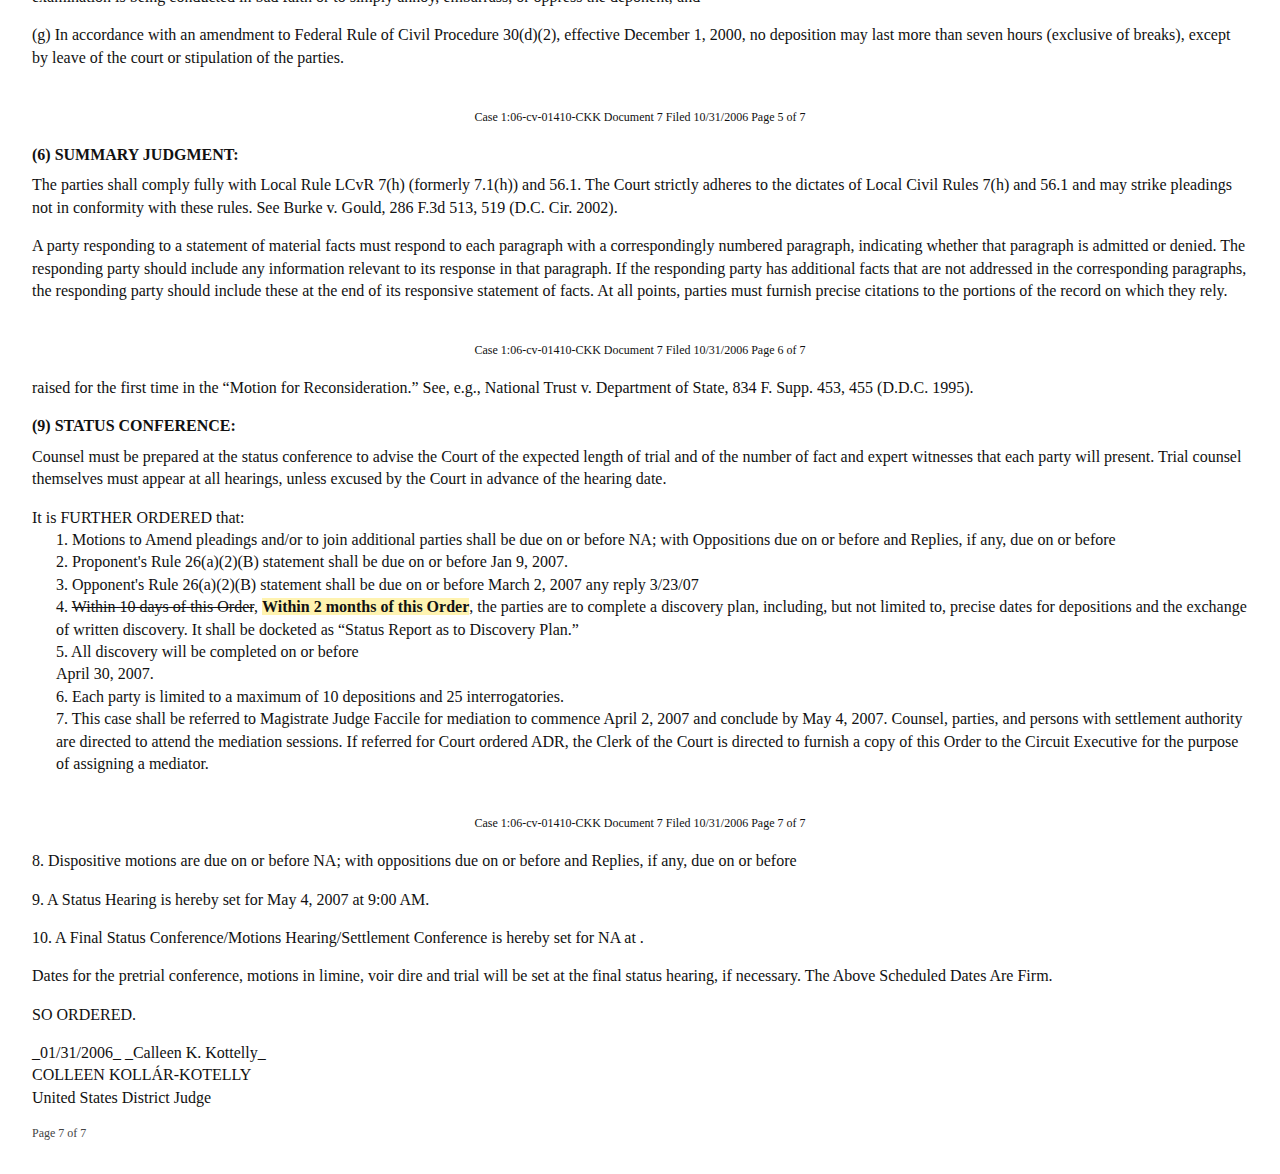
<file: public/scheduling-procedures-order.html>
<!doctype html>
<html lang="en">
  <head>
    <meta charset="UTF-8" />
    <meta name="viewport" content="width=device-width, initial-scale=1.0" />
    <title>Scheduling and Procedures Order</title>
    <style>
      body {
        font-family: "Times New Roman", serif;
        margin: 32px;
        color: #111;
        line-height: 1.4;
      }
      .page-header {
        font-size: 12px;
        text-align: center;
        margin-bottom: 18px;
      }
      h1 {
        font-size: 18px;
        text-align: center;
        margin: 12px 0;
      }
      h2 {
        font-size: 16px;
        margin: 16px 0 8px;
      }
      .section {
        margin-bottom: 16px;
      }
      .indent {
        margin-left: 24px;
      }
      .note {
        font-size: 12px;
        color: #444;
      }
      .page-break {
        height: 24px;
      }
    </style>
  </head>
  <body>
    <div class="page-header">Case 1:06-cv-01410-CKK Document 7 Filed 10/31/2006 Page 1 of 7</div>
    <h1>UNITED STATES DISTRICT COURT FOR THE DISTRICT OF COLUMBIA</h1>
    <div class="section">
      LUKE FRAZZA, et al., Plaintiffs,<br />
      v.<br />
      UNITED STATES OF AMERICA Defendant.
    </div>
    <div class="section">Civil Action No. 06cv1410</div>
    <div class="section">
      <h1>SCHEDULING AND PROCEDURES ORDER</h1>
      <div>(JUDGE KOLLAR-KOTELLY)</div>
    </div>
    <div class="section">
      In order to administer the above-captioned civil case in a manner fair to the litigants and consistent with the parties' interest in completing this litigation in the shortest possible time and at the least possible cost,
    </div>
    <div class="section">it is this 31 day of October, 2006,</div>
    <div class="section">
      ORDERED that counsel for the plaintiff and the defendants are directed to comply with each of the following directives:
    </div>

    <div class="section">
      <h2>(1) COMMUNICATIONS WITH THE COURT:</h2>
      Counsel should endeavor to keep communications with chambers to a minimum. Counsel are advised that chambers staff cannot provide legal advice of any kind.
    </div>

    <div class="page-break"></div>
    <div class="page-header">Case 1:06-cv-01410-CKK Document 7 Filed 10/31/2006 Page 2 of 7</div>
    <div class="section">
      <em>Ex parte</em> communications on matters other than scheduling matters are prohibited. If counsel need to contact chambers, it should be done jointly pursuant to a telephone conference call arranged by the parties.
    </div>
    <div class="section">
      <h2>(2) MOTIONS FOR EXTENSIONS OF TIME:</h2>
      Motions for extensions of time are strongly discouraged. Parties should not expect the court to grant extensions, as they will be granted only in truly exceptional or compelling circumstances. The parties are referred to <em>Jackson v. Finnegan, Henderson, Farabow, Garrett &amp; Dunner, et. al.</em>, 101 F.3d 145 (D.C. Cir. 1996). Motions for extension of time shall be filed at least four business days prior to the deadline the motion is seeking to extend. All motions for extensions must include the following (otherwise they will not be considered by the court):
    </div>
    <div class="indent">(a) how many, if any, previous extensions of time the court has granted to each party;</div>
    <div class="indent">(b) the specific grounds for the motion;</div>
    <div class="indent">(c) a statement of the effect that the court’s granting of the motion will have on all other previously set deadlines;</div>
    <div class="indent">(d) in cases where the motion seeks to extend the deadline for a dispositive motion, a suggested deadline for the filing of the opposition and reply; and</div>
    <div class="indent">(e) pursuant to Local Rule LCvR 7(m) (formerly LCvR 7.1(m)), the moving party shall include a statement of opposing counsel's position vis-a-vis the motion.</div>

    <div class="page-break"></div>
    <div class="page-header">Case 1:06-cv-01410-CKK Document 7 Filed 10/31/2006 Page 3 of 7</div>
    <div class="section">
      <h2>(3) PLEADINGS:</h2>
      (a) Every pleading shall indicate, immediately below the Civil Action No. in the caption, the next-scheduled Court deadline, such as a status conference, or pre-trial conference, or trial date.
    </div>
    <div class="section">
      (b) Every pleading signed by an attorney or <em>pro se</em> party shall, in conformity with Local Rule LCvR 5.1(e), contain the name, address, telephone number, and for an attorney the bar identification number.
    </div>
    <div class="section">
      (c) Counsel shall provide Chambers (NOT the Clerk’s Office), with a printed courtesy copy of any electronic submission that is over twenty-five (25) pages in total length, or that includes more than one exhibit and/or any exhibits more than ten (10) pages in length. Any exhibits shall be appropriately tabbed for ease of reference.
    </div>
    <div class="section">
      <h2>(4) DISCOVERY DISPUTES:</h2>
      Counsel are referred to Local Rule LCvR 26.2 and expected to fully conform with its directives. Moreover, counsel are required, under both Federal Rule of Civil Procedure 26(f) and Local Rule LCvR 7.1(m), to confer in good faith in an effort to resolve any discovery dispute before bringing it to the court’s attention. If, in what should be the unusual case, counsel are unable to resolve their dispute, counsel shall contact chambers in order to arrange for a telephone conference with the court. Counsel shall not file a discovery motion without prior consultation with opposing counsel. Counsel are advised that if the court is called upon to resolve such a motion, the losing attorney (not the principal) will be sanctioned pursuant to Fed. R. Civ. P. 37(a)(4).
    </div>

    <div class="page-break"></div>
    <div class="page-header">Case 1:06-cv-01410-CKK Document 7 Filed 10/31/2006 Page 4 of 7</div>
    <div class="section">
      <h2>(5) DEPOSITION GUIDELINES:</h2>
      (a) Counsel for the deponent shall refrain from gratuitous comments and from directing the deponent as to times, dates, documents, testimony, and the like;
    </div>
    <div class="section">(b) Counsel shall refrain from cuing the deponent by objecting in any manner other than stating an objection for the record followed by a word or two describing the legal basis for the objection;</div>
    <div class="section">(c) Counsel shall refrain from directing the deponent not to answer any question except for reasons which conform to Fed. R. Civ. P. 30(d)(1);</div>
    <div class="section">(d) Counsel shall refrain from engaging in dialogue on the record during the course of the deposition;</div>
    <div class="section">(e) If counsel for any party or person given notice of the deposition believes that these conditions are not being adhered to, that counsel may call for suspension of the deposition and then immediately apply to the court for a ruling and remedy. When appropriate, the court will impose sanctions;</div>
    <div class="section">(f) All counsel are to conduct themselves in a civil, polite, and professional manner. The court will not countenance incivility or other behavior during the deposition demonstrating that the examination is being conducted in bad faith or to simply annoy, embarrass, or oppress the deponent; and</div>
    <div class="section">(g) In accordance with an amendment to Federal Rule of Civil Procedure 30(d)(2), effective December 1, 2000, no deposition may last more than seven hours (exclusive of breaks), except by leave of the court or stipulation of the parties.</div>

    <div class="page-break"></div>
    <div class="page-header">Case 1:06-cv-01410-CKK Document 7 Filed 10/31/2006 Page 5 of 7</div>
    <div class="section">
      <h2>(6) SUMMARY JUDGMENT:</h2>
      The parties shall comply fully with Local Rule LCvR 7(h) (formerly 7.1(h)) and 56.1. The Court strictly adheres to the dictates of Local Civil Rules 7(h) and 56.1 and may strike pleadings not in conformity with these rules. See Burke v. Gould, 286 F.3d 513, 519 (D.C. Cir. 2002).
    </div>
    <div class="section">
      A party responding to a statement of material facts must respond to each paragraph with a correspondingly numbered paragraph, indicating whether that paragraph is admitted or denied. The responding party should include any information relevant to its response in that paragraph. If the responding party has additional facts that are not addressed in the corresponding paragraphs, the responding party should include these at the end of its responsive statement of facts. At all points, parties must furnish precise citations to the portions of the record on which they rely.
    </div>

    <div class="page-break"></div>
    <div class="page-header">Case 1:06-cv-01410-CKK Document 7 Filed 10/31/2006 Page 6 of 7</div>
    <div class="section">
      raised for the first time in the “Motion for Reconsideration.” See, e.g., National Trust v. Department of State, 834 F. Supp. 453, 455 (D.D.C. 1995).
    </div>
    <div class="section">
      <h2>(9) STATUS CONFERENCE:</h2>
      Counsel must be prepared at the status conference to advise the Court of the expected length of trial and of the number of fact and expert witnesses that each party will present. Trial counsel themselves must appear at all hearings, unless excused by the Court in advance of the hearing date.
    </div>
    <div class="section">
      It is FURTHER ORDERED that:
      <div class="indent">1. Motions to Amend pleadings and/or to join additional parties shall be due on or before NA; with Oppositions due on or before and Replies, if any, due on or before</div>
      <div class="indent">2. Proponent's Rule 26(a)(2)(B) statement shall be due on or before Jan 9, 2007.</div>
      <div class="indent">3. Opponent's Rule 26(a)(2)(B) statement shall be due on or before March 2, 2007 any reply 3/23/07</div>
      <div class="indent">4. <del>Within 10 days of this Order</del>, <strong style="background: #fff3b0;">Within 2 months of this Order</strong>, the parties are to complete a discovery plan, including, but not limited to, precise dates for depositions and the exchange of written discovery. It shall be docketed as “Status Report as to Discovery Plan.”</div>
      <div class="indent">5. All discovery will be completed on or before</div>
      <div class="indent" id="april-30-2007">April 30, 2007.</div>
      <div class="indent">6. Each party is limited to a maximum of 10 depositions and 25 interrogatories.</div>
      <div class="indent">7. This case shall be referred to Magistrate Judge Faccile for mediation to commence April 2, 2007 and conclude by May 4, 2007. Counsel, parties, and persons with settlement authority are directed to attend the mediation sessions. If referred for Court ordered ADR, the Clerk of the Court is directed to furnish a copy of this Order to the Circuit Executive for the purpose of assigning a mediator.</div>
    </div>

    <div class="page-break"></div>
    <div class="page-header">Case 1:06-cv-01410-CKK Document 7 Filed 10/31/2006 Page 7 of 7</div>
    <div class="section">
      8. Dispositive motions are due on or before NA; with oppositions due on or before and Replies, if any, due on or before
    </div>
    <div class="section">9. A Status Hearing is hereby set for May 4, 2007 at 9:00 AM.</div>
    <div class="section">10. A Final Status Conference/Motions Hearing/Settlement Conference is hereby set for NA at .</div>
    <div class="section">
      Dates for the pretrial conference, motions in limine, voir dire and trial will be set at the final status hearing, if necessary. The Above Scheduled Dates Are Firm.
    </div>
    <div class="section">
      SO ORDERED.
    </div>
    <div class="section">
      _01/31/2006_  _Calleen K. Kottelly_<br />
      COLLEEN KOLLÁR-KOTELLY<br />
      United States District Judge
    </div>
    <div class="note">Page 7 of 7</div>
  </body>
</html>
</file>
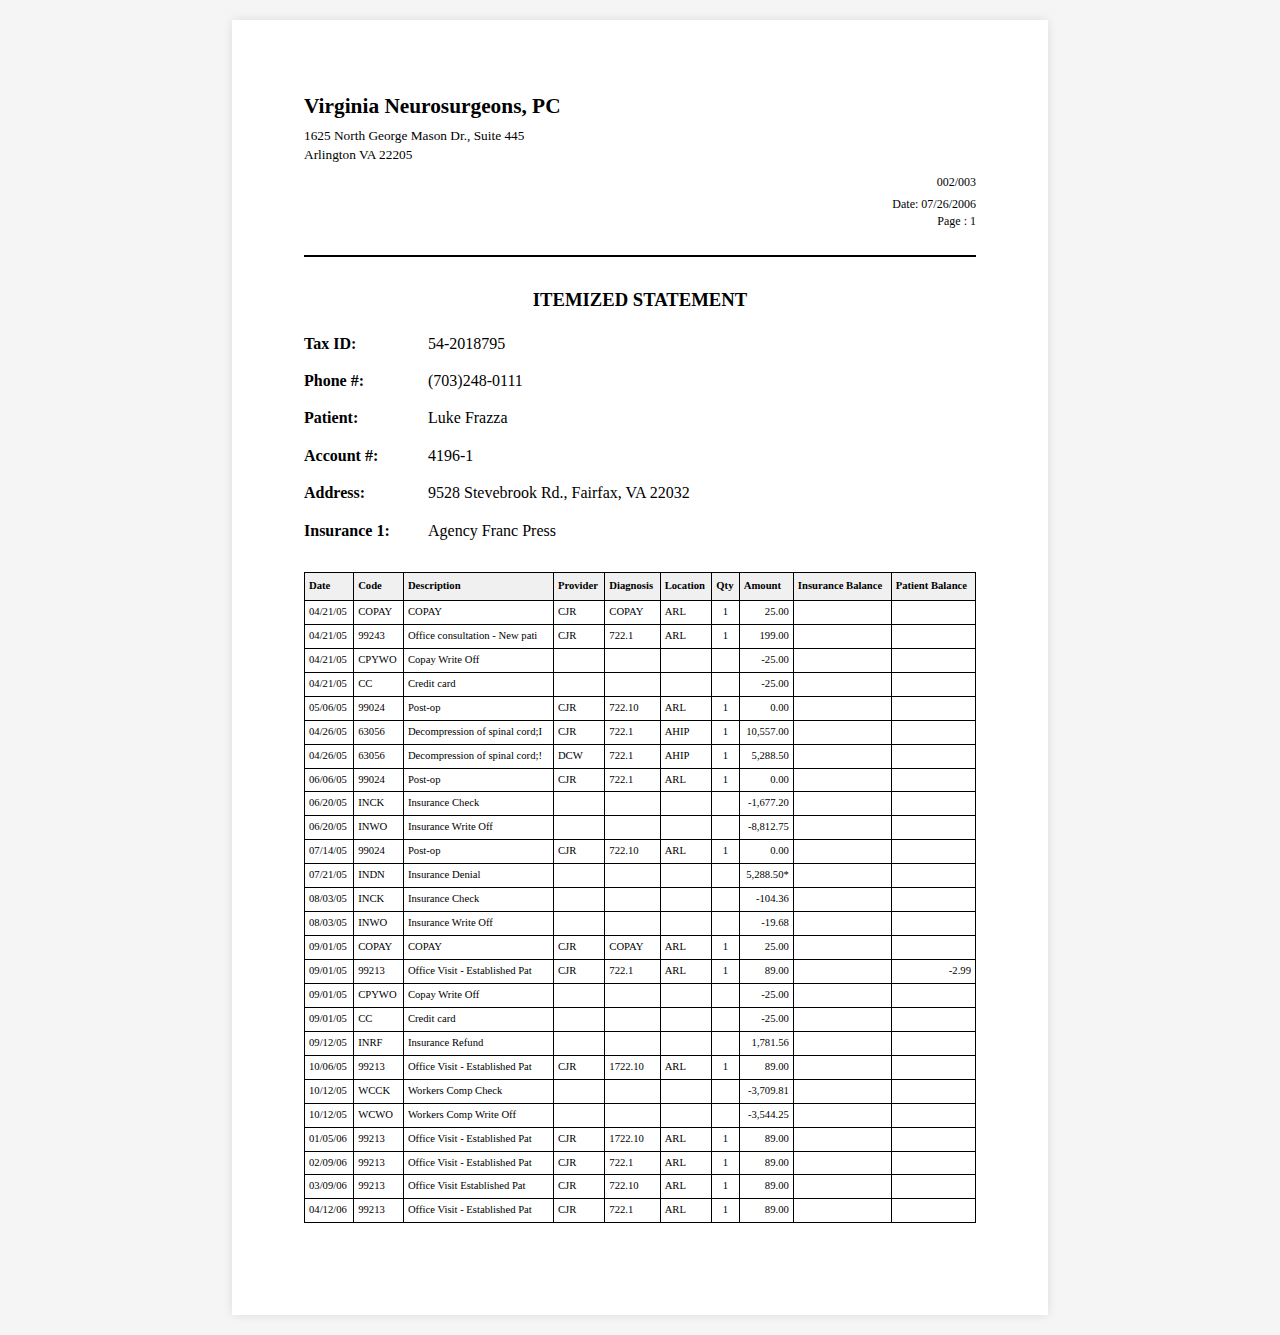
<file: public/Virginia Neurosurgeons Statement.html>
<!DOCTYPE html>
<html lang="en">
<head>
    <meta charset="UTF-8">
    <link rel="icon" href="data:image/svg+xml,<svg xmlns='http://www.w3.org/2000/svg' viewBox='0 0 100 100'><rect width='100' height='100' fill='%23808080'/></svg>" />
    <link rel="icon" type="image/svg+xml" href="/favicon.svg" />
    <link rel="icon" type="image/x-icon" href="/favicon.ico" />
    <meta name="viewport" content="width=device-width, initial-scale=1.0">
    <title>Elyon</title>
    <style>
        * {
            margin: 0;
            padding: 0;
            box-sizing: border-box;
        }
        body {
            font-family: 'Times New Roman', serif;
            line-height: 1.4;
            color: #000;
            background: #f5f5f5;
            padding: 20px;
        }
        .statement-container {
            max-width: 8.5in;
            margin: 0 auto;
            background: white;
            box-shadow: 0 0 10px rgba(0,0,0,0.1);
            padding: 0.75in;
        }
        .header {
            margin-bottom: 30px;
            border-bottom: 2px solid #000;
            padding-bottom: 15px;
        }
        .provider-info {
            margin-bottom: 10px;
        }
        .provider-name {
            font-size: 16pt;
            font-weight: bold;
            margin-bottom: 5px;
        }
        .provider-address {
            font-size: 10pt;
        }
        .document-title {
            font-size: 14pt;
            font-weight: bold;
            text-align: center;
            margin: 20px 0;
            text-transform: uppercase;
        }
        .header-info {
            display: flex;
            justify-content: space-between;
            margin-top: 15px;
            font-size: 10pt;
        }
        .patient-info {
            margin-bottom: 30px;
        }
        .info-section {
            margin-bottom: 15px;
        }
        .info-label {
            font-weight: bold;
            display: inline-block;
            min-width: 120px;
        }
        .info-value {
            display: inline-block;
        }
        table {
            width: 100%;
            border-collapse: collapse;
            margin: 20px 0;
            font-size: 9pt;
        }
        th {
            background-color: #f0f0f0;
            border: 1px solid #000;
            padding: 6px 4px;
            text-align: left;
            font-weight: bold;
            font-size: 8pt;
        }
        td {
            border: 1px solid #000;
            padding: 4px;
            font-size: 8pt;
        }
        .text-right {
            text-align: right;
        }
        .text-center {
            text-align: center;
        }
        .page-info {
            text-align: right;
            font-size: 9pt;
            margin-bottom: 10px;
        }
    </style>
</head>
<body>
    <div class="statement-container">
        <div class="header">
            <div class="provider-info">
                <div class="provider-name">Virginia Neurosurgeons, PC</div>
                <div class="provider-address">
                    1625 North George Mason Dr., Suite 445<br>
                    Arlington VA 22205
                </div>
            </div>
            <div class="page-info">
                <div>002/003</div>
                <div style="margin-top: 5px;">Date: 07/26/2006</div>
                <div>Page : 1</div>
            </div>
        </div>

        <div class="document-title">Itemized Statement</div>

        <div class="patient-info">
            <div class="info-section">
                <span class="info-label">Tax ID:</span>
                <span class="info-value">54-2018795</span>
            </div>
            <div class="info-section">
                <span class="info-label">Phone #:</span>
                <span class="info-value">(703)248-0111</span>
            </div>
            <div class="info-section">
                <span class="info-label">Patient:</span>
                <span class="info-value">Luke Frazza</span>
            </div>
            <div class="info-section">
                <span class="info-label">Account #:</span>
                <span class="info-value">4196-1</span>
            </div>
            <div class="info-section">
                <span class="info-label">Address:</span>
                <span class="info-value">9528 Stevebrook Rd., Fairfax, VA 22032</span>
            </div>
            <div class="info-section">
                <span class="info-label">Insurance 1:</span>
                <span class="info-value">Agency Franc Press</span>
            </div>
        </div>

        <table>
            <thead>
                <tr>
                    <th>Date</th>
                    <th>Code</th>
                    <th>Description</th>
                    <th>Provider</th>
                    <th>Diagnosis</th>
                    <th>Location</th>
                    <th>Qty</th>
                    <th>Amount</th>
                    <th>Insurance Balance</th>
                    <th>Patient Balance</th>
                </tr>
            </thead>
            <tbody>
                <tr>
                    <td>04/21/05</td>
                    <td>COPAY</td>
                    <td>COPAY</td>
                    <td>CJR</td>
                    <td>COPAY</td>
                    <td>ARL</td>
                    <td class="text-center">1</td>
                    <td class="text-right">25.00</td>
                    <td></td>
                    <td></td>
                </tr>
                <tr>
                    <td>04/21/05</td>
                    <td>99243</td>
                    <td>Office consultation - New pati</td>
                    <td>CJR</td>
                    <td>722.1</td>
                    <td>ARL</td>
                    <td class="text-center">1</td>
                    <td class="text-right">199.00</td>
                    <td></td>
                    <td></td>
                </tr>
                <tr>
                    <td>04/21/05</td>
                    <td>CPYWO</td>
                    <td>Copay Write Off</td>
                    <td></td>
                    <td></td>
                    <td></td>
                    <td></td>
                    <td class="text-right">-25.00</td>
                    <td></td>
                    <td></td>
                </tr>
                <tr>
                    <td>04/21/05</td>
                    <td>CC</td>
                    <td>Credit card</td>
                    <td></td>
                    <td></td>
                    <td></td>
                    <td></td>
                    <td class="text-right">-25.00</td>
                    <td></td>
                    <td></td>
                </tr>
                <tr>
                    <td>05/06/05</td>
                    <td>99024</td>
                    <td>Post-op</td>
                    <td>CJR</td>
                    <td>722.10</td>
                    <td>ARL</td>
                    <td class="text-center">1</td>
                    <td class="text-right">0.00</td>
                    <td></td>
                    <td></td>
                </tr>
                <tr>
                    <td>04/26/05</td>
                    <td>63056</td>
                    <td>Decompression of spinal cord;I</td>
                    <td>CJR</td>
                    <td>722.1</td>
                    <td>AHIP</td>
                    <td class="text-center">1</td>
                    <td class="text-right">10,557.00</td>
                    <td></td>
                    <td></td>
                </tr>
                <tr>
                    <td>04/26/05</td>
                    <td>63056</td>
                    <td>Decompression of spinal cord;!</td>
                    <td>DCW</td>
                    <td>722.1</td>
                    <td>AHIP</td>
                    <td class="text-center">1</td>
                    <td class="text-right">5,288.50</td>
                    <td></td>
                    <td></td>
                </tr>
                <tr>
                    <td>06/06/05</td>
                    <td>99024</td>
                    <td>Post-op</td>
                    <td>CJR</td>
                    <td>722.1</td>
                    <td>ARL</td>
                    <td class="text-center">1</td>
                    <td class="text-right">0.00</td>
                    <td></td>
                    <td></td>
                </tr>
                <tr>
                    <td>06/20/05</td>
                    <td>INCK</td>
                    <td>Insurance Check</td>
                    <td></td>
                    <td></td>
                    <td></td>
                    <td></td>
                    <td class="text-right">-1,677.20</td>
                    <td></td>
                    <td></td>
                </tr>
                <tr>
                    <td>06/20/05</td>
                    <td>INWO</td>
                    <td>Insurance Write Off</td>
                    <td></td>
                    <td></td>
                    <td></td>
                    <td></td>
                    <td class="text-right">-8,812.75</td>
                    <td></td>
                    <td></td>
                </tr>
                <tr>
                    <td>07/14/05</td>
                    <td>99024</td>
                    <td>Post-op</td>
                    <td>CJR</td>
                    <td>722.10</td>
                    <td>ARL</td>
                    <td class="text-center">1</td>
                    <td class="text-right">0.00</td>
                    <td></td>
                    <td></td>
                </tr>
                <tr>
                    <td>07/21/05</td>
                    <td>INDN</td>
                    <td>Insurance Denial</td>
                    <td></td>
                    <td></td>
                    <td></td>
                    <td></td>
                    <td class="text-right">5,288.50*</td>
                    <td></td>
                    <td></td>
                </tr>
                <tr>
                    <td>08/03/05</td>
                    <td>INCK</td>
                    <td>Insurance Check</td>
                    <td></td>
                    <td></td>
                    <td></td>
                    <td></td>
                    <td class="text-right">-104.36</td>
                    <td></td>
                    <td></td>
                </tr>
                <tr>
                    <td>08/03/05</td>
                    <td>INWO</td>
                    <td>Insurance Write Off</td>
                    <td></td>
                    <td></td>
                    <td></td>
                    <td></td>
                    <td class="text-right">-19.68</td>
                    <td></td>
                    <td></td>
                </tr>
                <tr>
                    <td>09/01/05</td>
                    <td>COPAY</td>
                    <td>COPAY</td>
                    <td>CJR</td>
                    <td>COPAY</td>
                    <td>ARL</td>
                    <td class="text-center">1</td>
                    <td class="text-right">25.00</td>
                    <td></td>
                    <td></td>
                </tr>
                <tr>
                    <td>09/01/05</td>
                    <td>99213</td>
                    <td>Office Visit - Established Pat</td>
                    <td>CJR</td>
                    <td>722.1</td>
                    <td>ARL</td>
                    <td class="text-center">1</td>
                    <td class="text-right">89.00</td>
                    <td></td>
                    <td class="text-right">-2.99</td>
                </tr>
                <tr>
                    <td>09/01/05</td>
                    <td>CPYWO</td>
                    <td>Copay Write Off</td>
                    <td></td>
                    <td></td>
                    <td></td>
                    <td></td>
                    <td class="text-right">-25.00</td>
                    <td></td>
                    <td></td>
                </tr>
                <tr>
                    <td>09/01/05</td>
                    <td>CC</td>
                    <td>Credit card</td>
                    <td></td>
                    <td></td>
                    <td></td>
                    <td></td>
                    <td class="text-right">-25.00</td>
                    <td></td>
                    <td></td>
                </tr>
                <tr>
                    <td>09/12/05</td>
                    <td>INRF</td>
                    <td>Insurance Refund</td>
                    <td></td>
                    <td></td>
                    <td></td>
                    <td></td>
                    <td class="text-right">1,781.56</td>
                    <td></td>
                    <td></td>
                </tr>
                <tr>
                    <td>10/06/05</td>
                    <td>99213</td>
                    <td>Office Visit - Established Pat</td>
                    <td>CJR</td>
                    <td>1722.10</td>
                    <td>ARL</td>
                    <td class="text-center">1</td>
                    <td class="text-right">89.00</td>
                    <td></td>
                    <td></td>
                </tr>
                <tr>
                    <td>10/12/05</td>
                    <td>WCCK</td>
                    <td>Workers Comp Check</td>
                    <td></td>
                    <td></td>
                    <td></td>
                    <td></td>
                    <td class="text-right">-3,709.81</td>
                    <td></td>
                    <td></td>
                </tr>
                <tr>
                    <td>10/12/05</td>
                    <td>WCWO</td>
                    <td>Workers Comp Write Off</td>
                    <td></td>
                    <td></td>
                    <td></td>
                    <td></td>
                    <td class="text-right">-3,544.25</td>
                    <td></td>
                    <td></td>
                </tr>
                <tr>
                    <td>01/05/06</td>
                    <td>99213</td>
                    <td>Office Visit - Established Pat</td>
                    <td>CJR</td>
                    <td>1722.10</td>
                    <td>ARL</td>
                    <td class="text-center">1</td>
                    <td class="text-right">89.00</td>
                    <td></td>
                    <td></td>
                </tr>
                <tr>
                    <td>02/09/06</td>
                    <td>99213</td>
                    <td>Office Visit - Established Pat</td>
                    <td>CJR</td>
                    <td>722.1</td>
                    <td>ARL</td>
                    <td class="text-center">1</td>
                    <td class="text-right">89.00</td>
                    <td></td>
                    <td></td>
                </tr>
                <tr>
                    <td>03/09/06</td>
                    <td>99213</td>
                    <td>Office Visit Established Pat</td>
                    <td>CJR</td>
                    <td>722.10</td>
                    <td>ARL</td>
                    <td class="text-center">1</td>
                    <td class="text-right">89.00</td>
                    <td></td>
                    <td></td>
                </tr>
                <tr>
                    <td>04/12/06</td>
                    <td>99213</td>
                    <td>Office Visit - Established Pat</td>
                    <td>CJR</td>
                    <td>722.1</td>
                    <td>ARL</td>
                    <td class="text-center">1</td>
                    <td class="text-right">89.00</td>
                    <td></td>
                    <td></td>
                </tr>
            </tbody>
        </table>
    </div>
</body>
</html>
</file>
